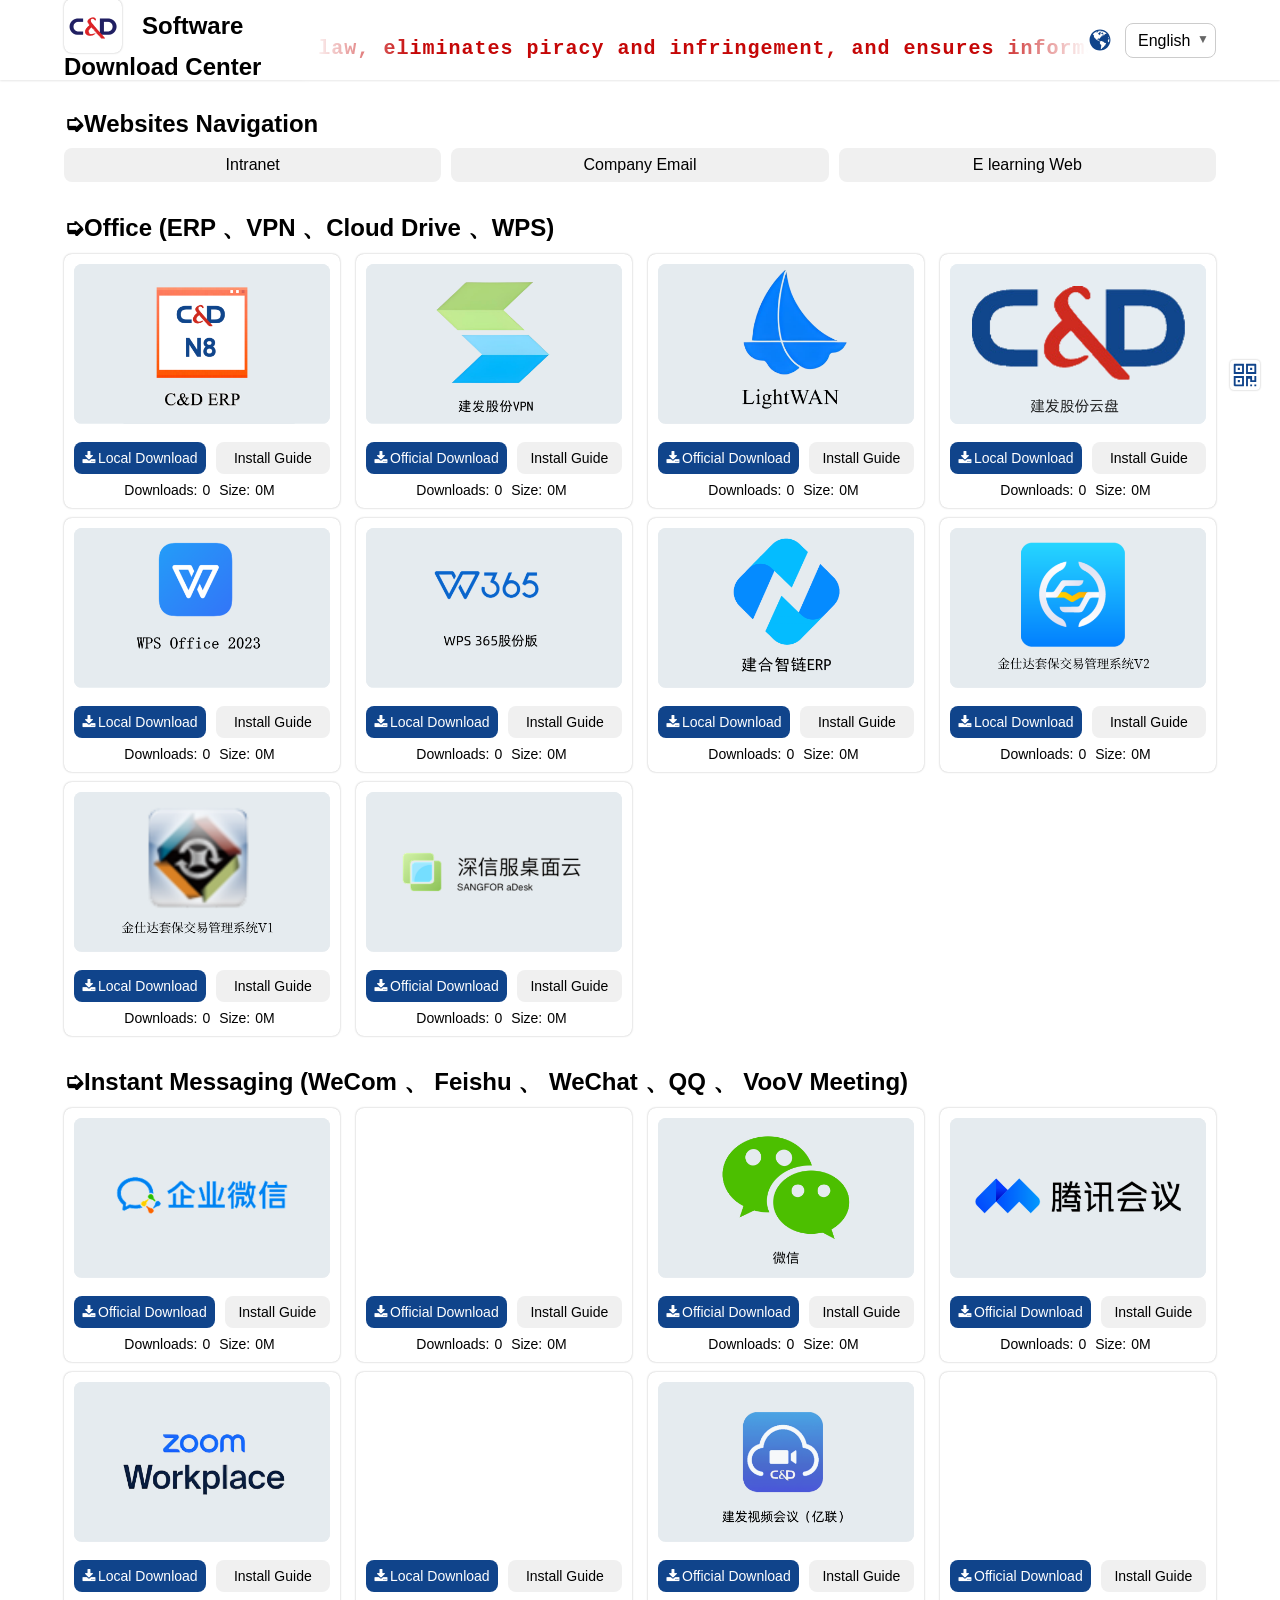
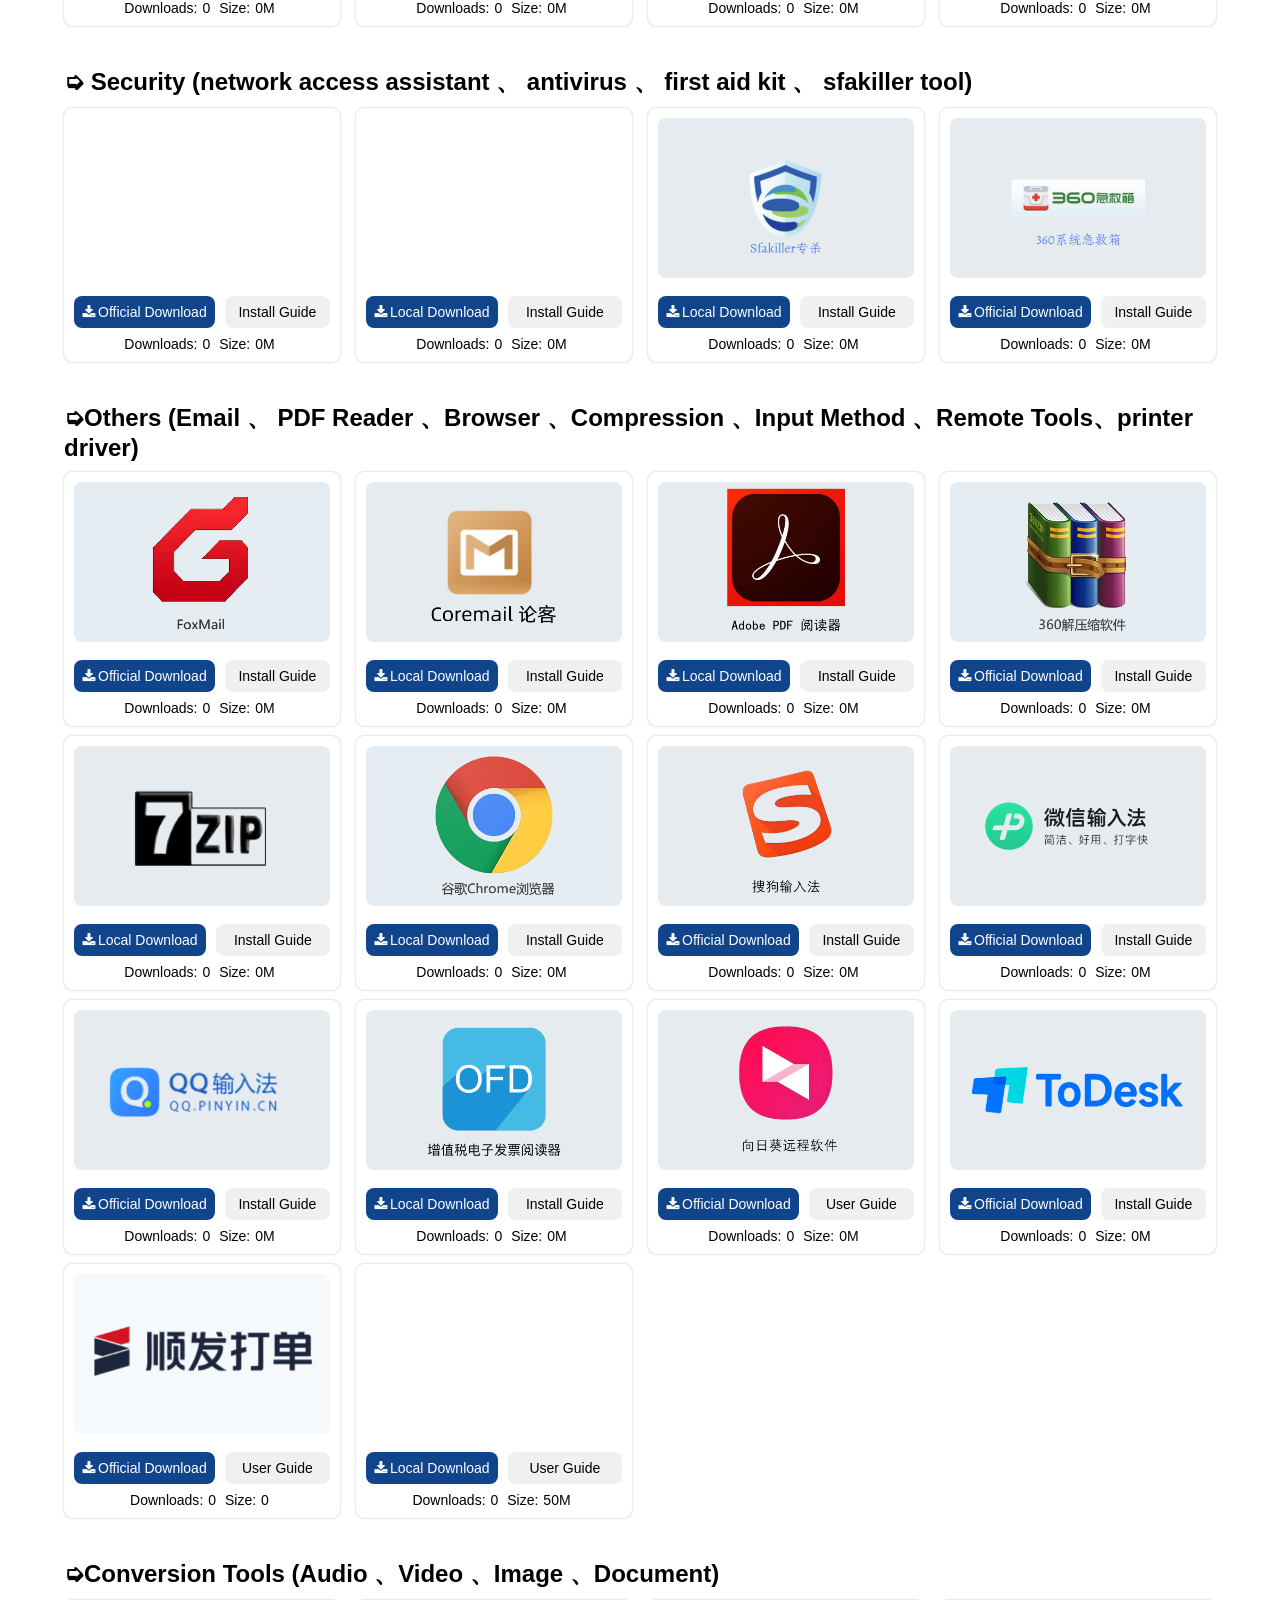
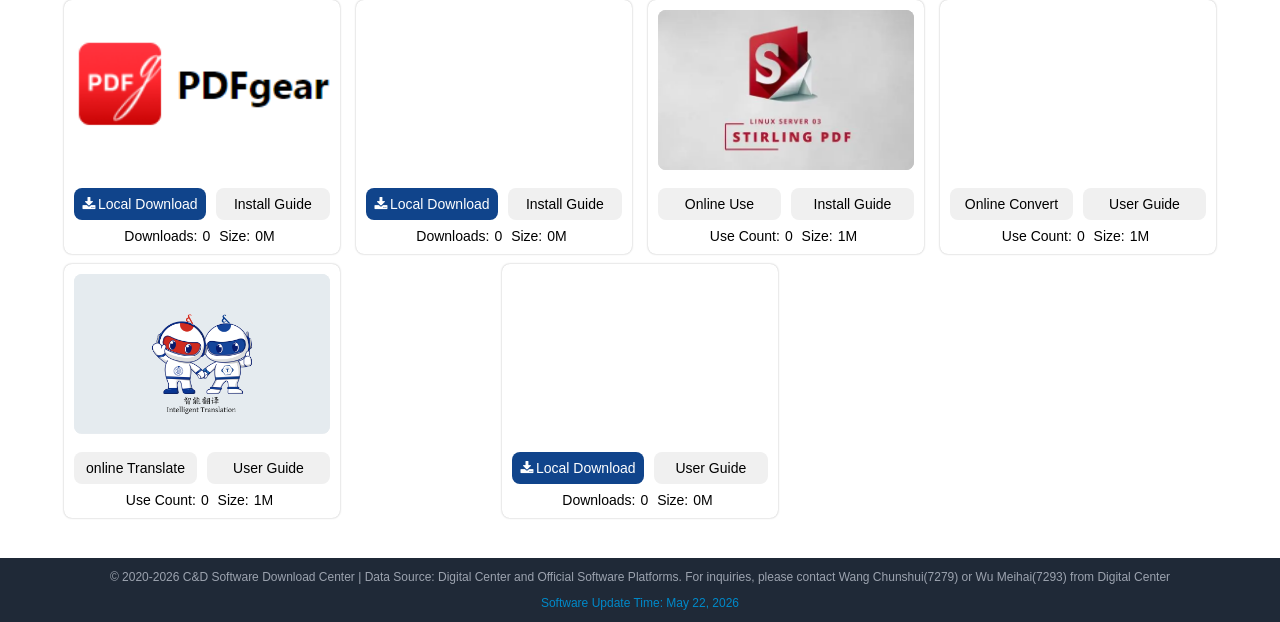
<file: index.html>
<html>
<!--
<script>
const words = ["富强","民主","文明","和谐","自由","平等","公正","法治","爱国","敬业","诚信","友善"];
let index = 0;

document.addEventListener("click", (e) => {
  const span = document.createElement("span");
  span.textContent = words[index];
  index = (index + 1) % words.length;

  span.style.cssText = `
    z-index:9999;
    position:absolute;
    font-weight:bold;
    color:#fcaaaa;
    left:${e.pageX}px;
    top:${e.pageY - 20}px;
    user-select:none;
    pointer-events:none;
    transition: all 1.5s ease-out;
    font-size: 18px;
  `;

  document.body.appendChild(span);

  requestAnimationFrame(() => {
    span.style.top = `${e.pageY - 150}px`;
    span.style.opacity = 0;
  });

  setTimeout(() => span.remove(), 1500);
});
</script>
-->
<head>
    <!-- 设置字符编码为UTF-8，支持多语言字符显示 -->
    <meta charset="UTF-8" />
    <!-- 设置页面标题 -->
    <title data-i18n="navTitle">建发股份软件下载中心</title>
    <!-- 引入图片作为网站图标 -->
    <link rel="icon" href="images\cnd.png" type="image/png">
    <!-- 移动端视图配置：设置视口宽度为470px，禁止用户缩放，目标像素密度为320dpi -->
    <meta name="viewport" content="width=470,user-scalable=0, target-densitydpi=320" />
    <!-- 苹果设备图标配置：指定触摸图标路径 -->
    <link rel="apple-touch-icon" href="images/logo.png" />
    <!-- 引入外部样式文件：基础样式和3D图片效果样式 -->
    <link rel="stylesheet" type="text/css" href="./css/style.css" />
    <link rel="stylesheet" type="text/css" href="./css/atvImg.css" />
    <!-- 自定义内嵌样式：针对页面特定元素（评论区、统计区、网格布局等）的样式 -->
    <style>
        /* 滚动容器：核心是隐藏溢出内容，实现左右遮罩效果 */
        .led-scroll-container {
            /* 1. 关键：隐藏容器外的所有内容，实现文字的"进出"视觉 */
            overflow: hidden;
            /* 3. 容器尺寸，可自定义 */
            width: 1200px;
            height: 40px;
            /* 4. 相对定位，作为遮罩层和滚动元素的参考 */
            position: relative;
            /* 5. 背景色*/
            background-color: #ffffff;
            box-shadow: 0 0 20px rgba(255, 255, 255, 0.5);
        }

            /* 左右遮罩层：实现文字"逐字"消失/出现的渐变效果，而非生硬截断 */
            .led-scroll-container::before,
            .led-scroll-container::after {
                content: "";
                position: absolute;
                top: 0;
                height: 100%;
                width: 100px;
                z-index: 2;
                pointer-events: none;
            }

            /* 右侧遮罩：从透明渐变到背景色，实现文字从右侧逐字出现 */
            .led-scroll-container::after {
                right: 0;
                /* 渐变方向：从右到左，透明→背景色 */
                background: linear-gradient(to left, #ffffff, transparent);
            }

            /* 左侧遮罩：从背景色渐变到透明，实现文字到左侧逐字消失 */
            .led-scroll-container::before {
                left: 0;
                /* 渐变方向：从左到右，背景色→透明 */
                background: linear-gradient(to right, #ffffff, transparent);
            }

        /* 滚动文字容器：承载文字并实现动画 */
        .led-scroll-text {
            /* 1. 绝对定位，方便控制滚动位置 */
            position: absolute;
            top: 100%;
            right: -50%; /* 初始位置：完全在容器右侧外部（准备进入） */
            transform: translateY(-100%);
            /* 2. 文字样式 */
            font-family: "Consolas", "Monaco", monospace;
            font-size: 20px;
            font-weight: bold;
            color: #c50707;
            letter-spacing: 1px; /* 字间距 */
            /* 3. 关键：无限循环滚动动画 */
            animation: ledScroll 20s linear infinite;
            white-space: nowrap; /* 禁止文字换行 */
        }

        /* 滚动动画关键帧：从右侧外部移动到左侧外部 */
        @keyframes ledScroll {
            0% {
                /* 初始位置：完全在容器右侧（右移80%） */
                right: -80%;
            }

            100% {
                /* 结束位置：完全在容器左侧（左移100%，文字全部移出） */
                right: 100%;
            }
        }

        @media screen and (min-width: 864px) and (max-width: 1152px) {
            .grid {
                width: 864px;
            }
        }

        @media screen and (min-width: 1153px) and (max-width: 1500px) {
            .grid {
                width: 1152px;
            }
        }

        @media screen and (min-width: 1501px) {
            .grid {
                width: 1440px;
            }
        }

        #header {
            height: 80px;
            margin-bottom: 0;
            background-color: transparent;
        }

            #header .header-content {
                position: fixed;
                width: 100%;
                top: 0;
                left: 0;
                height: 80px;
                box-shadow: 0 0 #0000, 0 0 #0000, 0 1px 2px 0 rgb(0 0 0 / 0.1);
                background: #fff;
                z-index: 10000;
            }

            #header .nav-wrapper {
                width: 90%;
                height: 100%;
                margin: 0 auto;
                display: flex;
                justify-content: space-between;
                align-items: center;
                font-weight: bold;
                box-sizing: border-box;
            }

                #header .nav-wrapper .cnd-logo {
                    width: 2em;
                    object-fit: cover;
                    padding: 10px 5px;
                    border-radius: 8px;
                    box-shadow: 0px 0px 2px 0px rgba(0, 0, 0, 0.3);
                    vertical-align: middle;
                }

                #header .nav-wrapper .nav-title {
                    vertical-align: middle;
                }

                #header .nav-wrapper .language-select-wrapper {
                    position: relative;
                    display: inline-flex;
                    align-items: center;
                }

                    #header .nav-wrapper .language-select-wrapper::after {
                        content: '▼';
                        position: absolute;
                        right: 0.6em;
                        top: 50%;
                        transform: translateY(-60%);
                        pointer-events: none;
                        font-size: 0.5em;
                        color: #666;
                    }

                    #header .nav-wrapper .language-select-wrapper .language-selector {
                        appearance: none;
                        -webkit-appearance: none;
                        -moz-appearance: none;
                        padding: .5em 1.5em .5em .75em;
                        border: 1px solid #ccc;
                        border-radius: 8px;
                        background-color: white;
                        font-size: 16px;
                    }


        .language-transition {
            transition: opacity 0.3s ease-in-out, transform 0.3s ease-in-out;
        }

        /* 评论区域样式：内边距5px、字体大小14px、上下边距、虚线边框 */
        .comment-wrapper {
            padding: 5px;
            font-size: 14px;
            margin-top: 10px;
            margin-left: 24px;
            border-width: 1px;
            border-style: dashed;
        }

        /* 下载统计区域样式：字体大小14px、上下边距、文字居中 */
        .clickstat-wrapper {
            font-size: 14px;
            /* margin-top: 10px; */
            /* margin-left: 24px; */
            margin: 0 auto;
            text-align: center;
        }

        /* 下拉菜单容器 */
        .dropdown {
            position: relative;
            display: inline-block;
        }

        /* 按钮样式 */
        .button {
            background-color: #f0f0f0;
            color: #000000;
            padding: 8px 8px;
            text-align: center;
            text-decoration: none;
            white-space: nowrap;
            display: inline-block;
            font-family: "微软雅黑", "Microsoft YaHei", "PingFang SC", "Hiragino Sans GB", "Heiti SC", sans-serif;
            /* margin: 4px 2px; */
            cursor: pointer;
            border: none;
            border-radius: 8px;
            transition: background-color 0.3s;
            box-sizing: border-box;
        }

            .button:hover {
                background-color: #cecece;
            }

        /* 下拉菜单内容 */
        .dropdown-content {
            display: none;
            position: absolute;
            background-color: #f0f0f0;
            min-width: 120px;
            box-shadow: 0px 8px 16px 0px rgba(0, 0, 0, 0.2);
            z-index: 1;
            border-radius: 8px;
        }

            /* 菜单项悬停样式 */
            .dropdown-content a:hover {
                background-color: #cecece;
                border-radius: 8px;
            }

            /* 菜单项样式 */
            .dropdown-content a {
                color: rgb(0, 0, 0);
                padding: 8px;
                text-decoration: none;
                display: block;
                border-bottom: 1px solid #ffffff;
                font-size: 14px;
                font-family: "微软雅黑", "Microsoft YaHei", "PingFang SC", "Hiragino Sans GB", "Heiti SC", sans-serif;
            }

        /* 鼠标移到按钮时显示菜单 */
        .dropdown:hover .dropdown-content {
            display: block;
        }

        /* 下载量/软件大小数值样式：字体加粗、左右内边距5px */
        .down-num {
            font-weight: 500;
            padding: 0 5px;
        }

        /* 软件分组网格样式：上下边距10px、上下内边距10px、底部黑色虚线边框（分隔不同软件组） */
        .grid:not(.category-title) {
            display: flex;
            flex-wrap: wrap;
            justify-content: space-between;
            gap: 10px;
        }

        /* 软件下载项容器 */
        .grid .wrapper {
            padding: 10px;
            border-radius: 8px;
            box-sizing: border-box;
            box-shadow: 0px 0px 2px 0px rgba(0, 0, 0, 0.3);
            /* gap: 18px; */
            width: 276px;
        }

            .grid .wrapper.placeholder {
                padding: 0;
                opacity: 0;
            }

            .grid .wrapper .atvImg {
                margin: 0 auto;
                width: 100%;
                height: 160px;
            }

            .grid .wrapper .button-wrapper {
                margin: 18px auto 8px;
                display: flex;
                gap: 10px;
                width: 100%;
            }

                .grid .wrapper .button-wrapper .dropdown,
                .grid .wrapper .button-wrapper a,
                .grid.nav-list .button {
                    flex: 1;
                }

                .grid .wrapper .button-wrapper .button {
                    width: 100%;
                    font-size: 14px;
                }

                    .grid .wrapper .button-wrapper .button[data-i18n="localDownload"],
                    .grid .wrapper .button-wrapper .button[data-i18n="officialDownload"] {
                        position: relative;
                        padding-left: 24px;
                        /* background-color: #2b50b8; */
                        background-color: #10448b;
                        color: #fff;
                        /* font-size: 14px; */
                    }

                        /* .grid .wrapper .button-wrapper .button[data-i18n="localDownload"], */
                        /* .grid .wrapper .button-wrapper .button[data-i18n="officialDownload"], */
                        /* .grid .wrapper .button-wrapper .button[data-i18n="installGuide"], */
                        /* .grid .wrapper .button-wrapper .button[data-i18n="userGuide"] { */

                        /* } */

                        .grid .wrapper .button-wrapper .button[data-i18n="localDownload"]::before,
                        .grid .wrapper .button-wrapper .button[data-i18n="officialDownload"]::before {
                            content: " ";
                            position: absolute;
                            left: 18px;
                            top: 50%;
                            transform: translateY(-50%);
                            width: 1em;
                            height: 1em;
                            background: url(images/download.png) no-repeat center center;
                            background-size: contain;
                        }

        html[lang="en"] .grid .wrapper .button-wrapper .button[data-i18n="localDownload"]::before,
        html[lang="en"] .grid .wrapper .button-wrapper .button[data-i18n="officialDownload"]::before {
            left: 8px;
        }

        /* 分类标题加粗 */
        .category-title {
            margin-top: 30px;
            margin-bottom: 10px;
            font-weight: bold;
        }

        /* 当前时间样式：字体大小18px、加粗、黑色字体、底部边距10px */
        /* #current-time {
            font-size: 18px;
            font-weight: bold;
            color: #000000;
            margin-bottom: 10px;
        } */

        /* 自定义提示框样式：绝对定位、深色背景、白色文字、内边距6px 10px、圆角6px、字体大小14px、初始隐藏、禁止指针事件、高层级显示 */
        .tooltip {
            position: absolute;
            background: #333;
            color: #fff;
            padding: 6px 10px;
            border-radius: 8px;
            font-size: 14px;
            display: none;
            pointer-events: none;
            z-index: 999;
        }

        #footer {
            margin-top: 40px;
            color: rgb(156, 163, 175);
            background-color: rgba(31, 41, 55, 1);
        }

            #footer #footer-content #copy {
                height: unset;
                padding: 0;
            }

            #footer #footer-content #contact {
                position: fixed;
                box-shadow: 0px 0px 2px 0px rgba(0, 0, 0, 0.3);
                right: 20px;
                top: 40%;
                border-radius: 4px;
                background-color: #fff;
                z-index: 100;
            }

                #footer #footer-content #contact:hover::after {
                    /* #footer #footer-content #contact::after { */
                    position: absolute;
                    right: 40px;
                    top: 0;
                    content: " ";
                    width: 190px;
                    height: 260px;
                    background: url(images/wecom.png) no-repeat center center;
                    box-shadow: 0px 0px 2px 0px rgba(0, 0, 0, 0.3);
                    border-radius: 4px;
                }

        html[lang="en"] #footer #footer-content #contact:hover::after {
            background: url(images/wecom_en.png) no-repeat center center;
        }
    </style>
    <!-- 引入3D图片交互效果的JS文件 -->
    <script src="./js/atvImg.js"></script>
</head>

<body onload="init()">
    <!-- 页面头部区域：包含页面标题相关图标 -->
    <!-- <div id="header">
        <img id="face" src="images/彩条.gif" alt="Louie" />
    </div> -->
    <!-- 页面头部区域 -->
    <div id="header">
        <div class="header-content">
            <div class="nav-wrapper">
                <div>
                    <img src="images/cnd.png" alt="C&D" class="cnd-logo" />&nbsp;&nbsp;
                    <span class="nav-title" data-i18n="navTitle">建发股份软件下载中心</span>
                </div>
                <div class="led-scroll-container">
                    <div class="led-scroll-text">
                        <span class="nav-scroll" data-i18n="navScroll">建发股份软件下载中心</span>
                    </div>
                </div>
                <!-- 语言选择器 -->
                <title>SVG地球旋转效果</title>
                <style type="text/css">
                    /* 自定义地球旋转动画 */
                    @keyframes rotate-earth {
                        from {
                            transform: rotate(0deg);
                        }

                        to {
                            transform: rotate(360deg);
                        }
                    }

                    .earth-container {
                        animation: rotate-earth 12s linear infinite;
                        transform-origin: center;
                        transition: transform 0.3s ease;
                    }

                        .earth-container:hover {
                            animation-duration: 5s;
                            transform: scale(1.1);
                        }
                </style>
                </head>
                <!-- 语言选择器 -->
                <div class="language-select-wrapper">
                    <!-- #2b50b8 -->
                    <div class="earth-container cursor-pointer" id="earthIcon" style="width: 24px; height: 24px;">
                        <!-- SVG地球图标 -->
                        <svg t="1761700819830" class="earth-svg" viewBox="0 0 1024 1024" version="1.1" xmlns="http://www.w3.org/2000/svg" p-id="8442">
                            <path d="M503.2 436.2c0-0.1 0.1-0.1 0.2-0.2-0.2-0.9-0.3-1.6-0.4-2.2 0 0.8 0.1 1.6 0.2 2.4z m171.4 187.2h-0.1 0.1z m4.4 0.5c-1.1-0.2-3.4 0.1-4.4-0.5-0.6 2 0.3 2.7 4.4 0.5zM512 65.6C265.5 65.6 65.6 265.5 65.6 512S265.5 958.4 512 958.4c246.5 0 446.4-199.9 446.4-446.4S758.5 65.6 512 65.6zM797.1 240c-15.4 0.5-26.1 0.5-38.4 9-5 3.4-8.4 8-14.7 9.8-5.7 1.6-11.8 0.2-17.4 2.1-20.3 6.9-17.1 50.3-43.8 43.8-12.6-3.1-21.4-17.9-27.7-27.6-5.6-8.5-15.7-15.6-8.9-26.2-3.1 0.8-6.5-0.1-9.5 0.5 4.3-9.4 18.6-8.6 21-13.4 5.9-12-16.4-13.3-22.7-15 7.6-8.1 11.5 2.7 19 0.9 7.2-1.8-3.8-11.3-8.1-12.4-1.6-0.4-27 7-12.3-6.2L579 170.5c-3.1 12.9 24.2 20.2 33.1 24.8-1.4 5.3-9.7 13.1-16 10.8-6-2.1-3.6-12-12.6-11-6.4 15 13.6 10.6 15.5 19.8 2.1 10.5-7.6 6-11.3 5.8-0.9 0-7.8-7.2-8.2-1.8-0.5 6.5 11.1 3.9 11.9 10.5-13.4 0.5-20.3-4.3-31.3-11.6-12.8-8.5-19.3-7.7-35-7.7 4.7-1.9 11.1-3.3 15.1-6.4 2.2-1.7 10.8-10 11.3-11.9 2.4-8-0.1-7.4-7.8-12.7-6.8-4.7-15.1-13.1-23.4-14.7-30-6-9.3 27.1-32 31.6h1.1-1.3 0.2c-5.3-0.2-15.1-1.5-18.5 1.3-2.4 2-2.6 9.8-5.3 12.7-4.8 5.1-11.9 6.1-17.6 9.8-5.5 3.6-17.8 12.8-21.1 19-12 23 27.1 30.1 41.9 36.8 6.7 3 26.3 7.2 29.9 12.2 4.9 6.8-4.2 13.2 6 18 3.3 1.5 10 1.8 12.8-1.3 4.6-5.1-1.9-6.3-2.9-12.2-2.1-11.4 1.4-6.9 7.1-11.1 11.7-8.7 9.1-9.2 4.9-23-2-6.4-9.3-24.3-2.8-29.1 8.5-6.2 26.5 3.3 33 4.2 7.6 0.9 11.8 11.4 16 15.7 2.7 2.8 7.6 8.9 12.4 8.2 7.6-1 4.4-7.7 8.8-10.7 11.8-8.2 14.9 2.9 19.6 14.1 4.4 10.4 8.6 14.3 16.5 21 3.7 3.1 19.7 14.3 18.2 21.1-1 4.6-19.3 11.6-24.2 13.2-17.9 5.7-51.5-9.3-55.1 19.1 6.9-2.6 26.7-18.7 32.6-11.1 2.7 3.5-2.1 8.5-1 12 3.4 10.3 11.3 6.7 19.7 5.1-0.6 0.4-1.2 0.7-1.8 0.9 11.4-5.9 10.2-4.7 15.5-14.2 1.7-3.1 4.3-10.6 6.7-12.9 8.3-7.6 9.6-2.4 14.7 3.5 1.3 1.6 14.1 19.9 9.5 19-14.8-3-29-2.6-41.3 5.5-7.1 4.7-13.8 11-22.2 14.1-2 0.7-17 2.2-15.2-0.4 2.6-3.7 11.5-6.2 15-10.2-9.7-4-17.8 4.8-25.5 10-8.1 3.8-10 11-16.9 17.3-3 2.7-8.7 3.2-11.7 6.8-2.9 3.5-3.2 9-5.9 12.3-1.9 2.3-6.8 0.9-8.8 4.4-2.6 4.6 2.4 8.8 1.3 12.1-2 6-13.4 11.1-17.8 15.4 0.6-0.6 1.2-1.1 1.7-1.7-4.4 4.6-9.9 8-13.4 13.3 1.6 7.5 6.5 25.4 5.1 29.6-4.6 13.6-13.4-7.4-17-12.8-12.3-18.6-37-6.2-53.9-4.6-21.6 2-42.7 30-29.4 52.7 6.4 10.9 17.1 15.1 29.4 12.6 11-2.2 14.3-17.6 24.6-17.9 19-0.5 0.4 18.6-1.2 25.6-1.5 6.5 2.4 7.1 9 8.7 4.9 1.2 11.9-2.1 16.2 0.7 2.7 1.8 2.6 11.5 6.3 8.4-7.3 6-5.6 20.4 1.9 25.6 8.3 5.8 18.1 0.4 26.7 2.6 16.4 4.2 8.6-1.2 23-9.9 9.7-5.9 11.3 1.1 18 1.1 4.5 0 7.4-6.5 14.9-4.6 6.2 1.6 8.6 6.3 16 7.4 3 0.4 6.1-1.1 9-0.8 13.6 1.5 24 10.2 34.7 18.1 8.8 6.5 14.7 5.2 25 8.1 7.5 2.1 21.5 13.1 20.7 22.6-0.1 1.7-6.7 10.3-7.8 14.2 1.9 1.3 15.3-1.7 19.3-1.9-1.3 1.5-10.4 7.9-10.4 4.5 0 1.7 6.5 5.3 8 6.4 4.8-15.5 12.6-5.5 22-1.7 8 3.3 17.9 3.4 26.4 5.5 7.3 1.7 23.2 6.6 28.6 12.6 6.5 7.1 2 18.7-2.8 25.8-6.3 9.3-15.7 12.9-19.6 23.8-3.1 8.7-0.8 17.4-2.5 27.1-2.4 13-4.3 8.5-12.7 16.4-7.1 6.7-0.1 5.5-9.7 9.8-9.7 4.3-18.1 3-24.8 13.6 0.3-0.7 0.5-1.3 0.7-2-2.8 3.9-4.2 12-5.6 14.7-3.4 6.8-8 11-13.3 16.7-2 2.2-20.8 27.8-21.9 25.7-1.4-2.7-16.2 2.7-16.9-1.1 0.6 3.2-0.1 2.1 3.5 4-3.4 21.1-12.3 24.2-33 24.4 1.8 10.1-7.5 8.1-11.8 13.6-2.5 3.2-3.7 12.1-5.5 16.2-1.1 2.6-9.2 13-9.2 15 0 1.9 2.7 4.7 5.3 7.3-14.6 2.9-29.5 4.9-44.6 6.1 2.8-3.6 3.5-6.7-5.5-7.1 2.4-6.5 8.1-10.3 10.5-16.6 1.1-3 0.2-4.2 1.2-7.1 3.3-10.2 1.9-6.4 0-14.3-4.4-18.6 1.5-23.7 6.6-40.8 5.2-17.5 4.7-40.3 8.1-59.2 1.6-9 4.2-27.8 1-36.4-3.5-9.6-19.1-17.2-26.2-23.7-10.1-9.2-15.5-19.1-22.9-30.5-3.8-5.8-8.1-11.4-11.1-17.7-6.3-13.4 0-5.4 1.1-13.3 1-7.6-0.9-14.5 2.1-22.5 3.4-8.9 11.7-14.4 14.5-23.4 2.5-8 0.6-18-7.6-20.6-4.6-1.5-9.6 1.9-14.2 1.2-6.4-1-13.6-5.8-18.6-9.6-7-5.3-9.6-14-17.1-19.1-6.2-4.2-10.7-1.7-17.4-3.7-7-2.1-11.3-10.6-16.9-13.3-8.4-4-13.2 1.8-22.1 0.6-7.6-1-19.1-9.4-26.2-12.5-14.4-6.4-23.1-13.5-28.9-28.1-4.9-12.5-12.1-18.4-20.6-28.8-8.6-10.6-11.2-19.6-24.4-22.4-1.5-0.3 3.2 11.1 3.7 12 4.7 8.7 11.8 16.7 17.5 24.9 8.4 12 4.8 14.2-3.7 2.6-9.8-13.3-21.1-26.4-29.5-40.5-3.2-5.3-2.6-8.7-7.9-13.8-5.1-4.9-11.8-7.2-16.9-11.9-18.5-16.6-21.8-38.8-19.7-62.4 0.7-7.7 3.5-13.9 2.2-21.3-1-6.2-4.7-11.3-9.2-15.8-1.5-2.3-5.1-8.1-5.4-8.4-4.2-7-7.5-13.8-14.1-19.5-3.8-3.3-13.7-11-23-17.4 41.8-52.2 96.5-93.5 159.3-119.1 0.5 3.2 1.9 6.3 3.9 9.3 5.2 7.7 10.1 7 20.2 9.2-1.1 11.7-14.7 11.8-24 10.5-11-1.5-22.7-5.2-32.2 4.5 5.3 3.2 19.8 15.6 17.9 2.6 10.6-0.5 20.8-0.8 31.2 0.4 4.1 0.5 18 5.2 21.8 3 1.6-0.9 3.3-8.7 4.9-11.1-2.9 0-6.1-1.5-9-1.2 6.8-8.8 13.7-1.9 22.4 2.1-9.6 5.8-3.9 19.8 5.5 8.5 7.7-9.3-1.9-16.1-11.7-21.6 9.9-12.3 16-13.5 25.3 0.5 1.5-8.6 8.5-5.2 15.7-4.5v-2.1c-3.2 0.1-6.6-1.8-9.8-1.4 7.4-11.8 2.7-14.5 13.2-18.3 8.4-3.1 32.4-0.2 35.4-8.1-16.8 3.3-37.1 4-52.2 11.7-6.5 3.3-14.3 13.7-20.8 6.9-6.7-6.9 4.8-18.1 10.6-21.5h-1.4c26.6-5.7 54.1-8.7 82.3-8.7 18.2 0 36.2 1.4 53.8 3.8-6.1 3.2-1.6 5.4-6 8.6-8.5 6.2-23.5 11.4-33.6 15.4 12.8 0 43.8 12 49.8-6-4.1-0.6-8.3-1.3-12.4-1.9 7.7-5.1 16.3-9.3 25.4-12.3 81.6 16.2 154.2 57.5 209.4 115.6-0.2-0.5-0.6-0.5-1-0.5z m72.3 156.7c0.7-1.6 2.5-2.1 3.2-3.4 1.5-2.7 1.2-4.6 3-6.9 2-2.5 4.6-3.1 6.8-5.1 0.7-0.6 1.3-1.4 1.8-2.3 6.6 18.5 11.9 37.6 15.6 56.9-0.1 0.1-0.2 0.4-0.3 0.5-1 0.8-7.2 1.7-8.5 1.7-4.5 0.2-7.9-2.8-11.1-5.7-3.3-2.9-7.2-6.7-9.6-10.4-2.5-4-1-8.1-0.8-12.6 0.1-3.8-1.8-9.2-0.1-12.7z m5.1 204.7c-7.7-6.7-16.7-15.6-22.2-24.2-5.8-9.2-2.2-18.7-1.8-29.2 0.4-8.9-4-21.5-0.2-29.5 1.7-3.6 5.7-4.8 7.3-7.8 3.5-6.3 2.7-10.6 7-16 4.6-5.8 10.7-7.3 15.8-11.8 5.3-4.8 5.2-8.6 8.6-14.7 2.5-4.5 8.3-12 13.8-15.9 3 19.8 4.5 39.8 4.5 59.8 0 35.2-4.7 69.3-13.4 101.8-7.5-2.1-13.5-7.4-19.4-12.5z m0 0" fill="#10448b" p-id="8480"></path>
                        </svg>
                        </select>
                    </div>
                    &nbsp;&nbsp;
                    <select class="language-selector">
                        <option value="en">English</option>
                        <option value="zh">中文</option>
                    </select>
                </div>
            </div>
        </div>

    </div>

    <!-- 股份网站导航 -->
    <div class="grid category-title">
        <div data-i18n="navWebsites">➭网站导航</div>
    </div>
    <div class="grid nav-list">

        <!-- <div class="button-wrapper"> -->
        <!--新增模块复制一下内容：

            <a href="https://8000.chinacdc.com/c" target="_blank">
                <div class="button">邮件问题上报</div>
            </a>

            -->

        <a href="https://home.chinacdc.com" target="_blank" class="button" data-i18n="navInternal">
            内部网
        </a>
        <a href="https://mail.chinacnd.com/" target="_blank" class="button" data-i18n="navEmail">
            公司邮箱
        </a>
        <a href=" https://u.exexm.com/index.html"
           target="_blank" class="button" data-i18n="navEJianxueWeb">
            E建学Web
        </a>

        <!-- </div> -->
    </div>

    <!-- 软件分组展示区 -->
    <div class="grid category-title" data-i18n="officeTitle">➭办公（ERP、VPN、云盘、WPS）</div>
    <div class="grid">
        <!--建发股份ERP-->
        <div class="wrapper">
            <div class="atvImg" data-i18n-info="cndErpTooltip">
                <img src="images/erp.png" />
                <div class="atvImg-layer" data-img="./images/erp.png"></div>
                <div class="atvImg-layer" data-img="./images/erp.png"></div>
            </div>
            <div class="button-wrapper">
                <div class="dropdown">
                    <div class="button" data-i18n="localDownload">本地下载</div>
                    <div class="dropdown-content">
                        <a href="app/CND ERP.exe" target="_blank" onclick="clickstat('CND ERP')"
                           data-i18n="windowsVersion" data-href="cndErpWindowsVersion">Windows 版本</a>
                        <a href="app/CND ERP.dmg" target="_blank" onclick="clickstat('CND ERP')"
                           data-i18n="macOSVersion" data-href="cndErpMacOSVersion">MacOS 版本</a>
                        <a href="app/CND ERP.zip" target="_blank" onclick="clickstat('CND ERP')"
                           data-i18n="uosVersion" data-href="cndErpUosVersion">统信 版本</a>
                    </div>
                </div>
                <a href="https://iwmu7k4fj26.feishu.cn/wiki/BF3awxbBbib4dRkLJsSc48kyngh?from=from_copylink"
                   target="_blank" title="查看教程">
                    <div class="button" data-i18n="installGuide">安装教程</div>
                </a>
            </div>
            <div class="clickstat-wrapper">
                <div>
                    <span data-i18n="downloads">下载量</span>:<span id="CND ERP" class="down-num">0</span>
                    <span data-i18n="fileSize">软件大小</span>:<span id="CND ERP.exe" class="down-num">0M</span>
                </div>
            </div>
        </div>
        <!--VPN-->
        <div class="wrapper">
            <div class="atvImg" data-i18n-info="cndVpnTooltip">
                <img src="images/VPN.png" />
                <div class="atvImg-layer" data-img="images/VPN.png"></div>
                <div class="atvImg-layer" data-img="images/VPN.png"></div>
            </div>

            <div class="button-wrapper">
                <a href="https://vpn.chinacnd.com/" data-href="cndVpn" target="_blank" onclick="clickstat('VPN')" title="官网下载">
                    <div class="button" data-i18n="officialDownload">官网下载 </div>
                </a>
                <a href="https://iwmu7k4fj26.feishu.cn/wiki/NrxTwP9mGi5Egxktc8AcUjZRnCe" target="_blank" title="查看教程">
                    <div class="button" data-i18n="installGuide">安装教程 </div>
                </a>
            </div>
            <div class="clickstat-wrapper">
                <div>
                    <span data-i18n="downloads">下载量</span>:<span id="VPN" class="down-num">0</span>
                    <span data-i18n="fileSize">软件大小</span>:<span id="EasyConnectInstaller.exe"
                                                                 class="down-num">0M</span>
                </div>
            </div>
        </div>
        <!--lightwan-->
        <div class="wrapper">
            <!-- 3D图片容器：鼠标悬浮时有3D效果 -->
            <div class="atvImg" data-i18n-info="cndLightwanTooltip">
                <img src="images/lightwan.png" />
                <!-- 3D图片分层：实现3D悬浮效果的两层图片 -->
                <div class="atvImg-layer" data-img="./images/lightwan.png"></div>
                <div class="atvImg-layer" data-img="./images/lightwan.png"></div>
            </div>

            <!-- 按钮容器：包含下载和安装教程按钮 -->
            <div class="button-wrapper">
                <!-- 下载按钮：点击时触发下载统计，target="_blank"新窗口打开 -->
                <a href="https://www.lightwan.com.cn/resources/#download" data-href="cndLightwan" target="_blank"
                   onclick="clickstat('lightwan')" title="">
                    <div class="button" data-i18n="officialDownload">官网下载</div>
                </a>
                <!-- 安装教程按钮：跳转至教程页面 -->
                <a href="https://iwmu7k4fj26.feishu.cn/wiki/FrvXwo3pmiM2fJkqeyoc50NgnFg?from=from_copylink"
                   target="_blank" title="查看教程">
                    <div class="button" data-i18n="installGuide">安装教程</div>
                </a>
            </div>

            <!-- 下载统计区域：显示下载次数和软件大小（通过JS动态填充） -->
            <div class="clickstat-wrapper">
                <div>
                    <span data-i18n="downloads">下载量</span>:<span id="lightwan" class="down-num">0</span>
                    <span data-i18n="fileSize">软件大小</span>:<span id="lightwan.exe" class="down-num">0M</span>
                </div>
            </div>
        </div>
        <!--建发股份云盘-->
        <div class="wrapper">
            <div class="atvImg" data-i18n-info="cndPanTooltip">
                <img src="images/cndpan.png" />
                <div class="atvImg-layer" data-img="images/cndpan.png"></div>
                <div class="atvImg-layer" data-img="images/cndpan.png"></div>
            </div>

            <div class="button-wrapper">
                <div class="dropdown">
                    <div class="button" data-i18n="localDownload">本地下载</div>
                    <div class="dropdown-content">
                        <a href="app/建发股份云盘_All_Windows_x64-7.0.6.6-20260116-Release-2145.exe " target="_blank"
                           onclick="clickstat('建发股份云盘')" data-i18n="windowsVersion" data-href="cndPanWindowsVersion">Windows 版本</a>
                        <a href="app/AnyShare_All_Mac_x64-7.0.6.7-20260210-Release-853.dmg " target="_blank"
                           onclick="clickstat('建发股份云盘')" data-i18n="macOSVersion" data-href="cndpanMacOSVersion">MacOS 版本</a>
                        <a href="app/signed_cn.aishu.anyshare_7.0.6.7-527-amd64-260310.deb" target="_blank"
                           onclick="clickstat('建发股份云盘')" data-i18n="uosVersion" data-href="cndPanUosVersion">统信 版本</a>
                        <a href="https://yunpan.chinacnd.com/anyshare/zh-cn/" target="_blank"
                           onclick="clickstat('建发股份云盘')" data-i18n="moreVersion" data-href="cndpanmoreVersion">更多版本</a>
                    </div>
                </div>
                <a href="https://iwmu7k4fj26.feishu.cn/wiki/ZJb1wu96siIpPfk1BE7c6RzQnTN?from=from_copylink"
                   target="_blank" title="查看教程">
                    <div class="button" data-i18n="installGuide">安装教程 </div>
                </a>
            </div>
            <div class="clickstat-wrapper">
                <div>
                    <span data-i18n="downloads">下载量</span>:<span id="建发股份云盘" class="down-num">0</span>
                    <span data-i18n="fileSize">软件大小</span>:<span id="建发股份云盘_All_Windows_x64-7.0.6.6-20260116-Release-2145.exe" class="down-num">0M</span>
                </div>
            </div>
        </div>
        <!--WPS企业版-->
        <div class="wrapper">
            <div class="atvImg" data-i18n-info="cndWpsTooltip">
                <img src="images/WPS企业版.png" />
                <div class="atvImg-layer" data-img="images/WPS企业版.png"></div>
                <div class="atvImg-layer" data-img="images/WPS企业版.png"></div>
            </div>

            <div class="button-wrapper">
                <a href="app/WPS企业版.exe" target="_blank" data-href="cndWps" onclick="clickstat('WPS 2023')" title="">
                    <div class="button" data-i18n="localDownload">本地下载 </div>
                </a>
                <a href="https://iwmu7k4fj26.feishu.cn/wiki/HNUQwP80diPKArkdJLYcugdznHb?from=from_copylink"
                   target="_blank" title="查看教程">
                    <div class="button" data-i18n="installGuide">安装教程 </div>
                </a>
            </div>
            <div class="clickstat-wrapper">
                <div>
                    <span data-i18n="downloads">下载量</span>:<span id="WPS 2023" class="down-num">0</span>
                    <span data-i18n="fileSize">软件大小</span>:<span id="WPS企业版.exe" class="down-num">0M</span>
                </div>
            </div>
        </div>
        <!--wps365-->
        <div class="wrapper">
            <div class="atvImg" data-i18n-info="wps365Tooltip">
                <img src="images/WPS365.png" />
                <div class="atvImg-layer" data-img="images/WPS365.png"></div>
                <div class="atvImg-layer" data-img="images/WPS365.png"></div>
            </div>

            <div class="button-wrapper">
                <div class="dropdown">
                    <div class="button" data-i18n="localDownload">本地下载</div>
                    <div class="dropdown-content">
                        <a href="https://work.wps.cn/download/2z4xvuqqjcyBlTJu" target="_blank"
                           onclick="clickstat('wps365')" data-i18n="cndwpsVersion" data-href="cndwps365Version">股份版本</a>
                        <a href="https://365.wps.cn/download365 " target="_blank"
                           onclick="clickstat('wps365')" data-i18n="officialwebsiteVersion" data-href="officialwebsiteVersion">官方版本</a>
                    </div>
                </div>
                <a href="https://iwmu7k4fj26.feishu.cn/wiki/DLOFwtcvJiRQOjknjNNchzeXndb?from=from_copylink"
                   target="_blank" title="查看教程">
                    <div class="button" data-i18n="installGuide">安装教程 </div>
                </a>
            </div>
            <div class="clickstat-wrapper">
                <div>
                    <span data-i18n="downloads">下载量</span>:<span id="wps365" class="down-num">0</span>
                    <span data-i18n="fileSize">软件大小</span>:<span id="JFGF_GKJ3wZd951.720.exe" class="down-num">0M</span>
                </div>
            </div>
        </div>
        <!--建合智链ERP-->
        <div class="wrapper">
            <div class="atvImg" data-i18n-info="jfzhilianTooltip">
                <img src="images/chrome.png" />
                <div class="atvImg-layer" data-img="images/建合智链ERP.png"></div>
                <div class="atvImg-layer" data-img="images/建合智链ERP.png"></div>
            </div>
            <div class="button-wrapper">
                <div class="dropdown">
                    <div class="button" data-i18n="localDownload">本地下载</div>
                    <div class="dropdown-content">
                        <a href="app/建合智链ERP.exe" target="_blank" onclick="clickstat('建合智链ERP')"
                           data-i18n="windowsVersion" data-href="jfzhilianWindowsVersion">Windows 版本</a>
                        <a href="app/建合智链ERP正式库.dmg" target="_blank" onclick="clickstat('建合智链ERP')"
                           data-i18n="macOSVersion" data-href="jfzhilianMacOSVersion">MacOS 版本</a>
                    </div>
                </div>
                <a href="word/供应链ERP安装方法.docx" target="_blank" title="查看教程">
                    <div class="button" data-i18n="installGuide">安装教程</div>
                </a>
            </div>
            <div class="clickstat-wrapper">
                <div>
                    <span data-i18n="downloads">下载量</span>:<span id="建合智链ERP" class="down-num">0</span>
                    <span data-i18n="fileSize">软件大小</span>:<span id="建合智链ERP.exe" class="down-num">0M</span>
                </div>
            </div>
        </div>
        <!--金仕达套保交易管理系统-->
        <div class="wrapper">
            <div class="atvImg" data-i18n-info="jsdtbTooltip">
                <img src="images/chrome.png" />
                <div class="atvImg-layer" data-img="images/金仕达套保交易管理系统V2.png"></div>
                <div class="atvImg-layer" data-img="images/金仕达套保交易管理系统V2.png"></div>
            </div>
            <div class="button-wrapper">
                <a href="app/金仕达套保交易管理系统V2.exe" data-href="jsdtb" target="_blank" onclick="clickstat('金仕达套保交易管理系统V2')" title="">
                    <div class="button" data-i18n="localDownload">本地下载</div>
                </a>
                <a href="https://iwmu7k4fj26.feishu.cn/wiki/LvG1wCQBGiffDfkXXPTcJhmhnuh?from=from_copylink"
                   target="_blank" title="查看教程">
                    <div class="button" data-i18n="installGuide">安装教程</div>
                </a>
            </div>
            <div class="clickstat-wrapper">
                <div>
                    <span data-i18n="downloads">下载量</span>:<span id="金仕达套保交易管理系统V2" class="down-num">0</span>
                    <span data-i18n="fileSize">软件大小</span>:<span id="金仕达套保交易管理系统V2.exe" class="down-num">0M</span>
                </div>
            </div>
        </div>
        <!--建发套期保值交易系统-->
        <div class="wrapper">
            <div class="atvImg" data-i18n-info="jsdtbv1Tooltip">
                <img src="images/chrome.png" />
                <div class="atvImg-layer" data-img="images/金仕达套保交易管理系统V1.png"></div>
                <div class="atvImg-layer" data-img="images/金仕达套保交易管理系统V1.png"></div>
            </div>
            <div class="button-wrapper">
                <a href="app/金仕达套保交易管理系统V1.7z" data-href="jsdtbv1" target="_blank" onclick="clickstat('金仕达套保交易管理系统V1')" title="">
                    <div class="button" data-i18n="localDownload">本地下载</div>
                </a>
                <a href="https://iwmu7k4fj26.feishu.cn/wiki/LvG1wCQBGiffDfkXXPTcJhmhnuh?from=from_copylink"
                   target="_blank" title="查看教程">
                    <div class="button" data-i18n="installGuide">安装教程</div>
                </a>
            </div>
            <div class="clickstat-wrapper">
                <div>
                    <span data-i18n="downloads">下载量</span>:<span id="金仕达套保交易管理系统V1" class="down-num">0</span>
                    <span data-i18n="fileSize">软件大小</span>:<span id="金仕达套保交易管理系统V1.7z" class="down-num">0M</span>
                </div>
            </div>
        </div>
        <!--VDI-->
        <div class="wrapper">
            <div class="atvImg" data-i18n-info="jfvdiTooltip">
                <img src="images/vdi.png" />
                <div class="atvImg-layer" data-img="images/vdi.png"></div>
                <div class="atvImg-layer" data-img="images/vdi.png"></div>
            </div>

            <div class="button-wrapper">
                <a href="https://vdi.chinacnd.com/por/login_psw.csp" data-href="jfvdi" target="_blank" onclick="clickstat('VDI')"
                   title="">
                    <div class="button" data-i18n="officialDownload">官网下载 </div>
                </a>
                <a href="https://vdi.chinacnd.com/com/help/" target="_blank" title="查看教程">
                    <div class="button" data-i18n="installGuide">使用教程 </div>
                </a>
            </div>
            <div class="clickstat-wrapper">
                <div>
                    <span data-i18n="downloads">下载量</span>:<span id="VDI" class="down-num">0</span>
                    <span data-i18n="fileSize">软件大小</span>:<span id="install.exe" class="down-num">0M</span>
                </div>
            </div>
        </div>
        <!-- 占位用，好排版 -->
        <div class="wrapper placeholder"></div>
        <div class="wrapper placeholder"></div>
    </div>
    <div class="grid category-title" data-i18n="imTitle">➭即时通讯（企业微信、飞书、微信、QQ、会议）</div>
    <div class="grid">
        <!--企业微信-->
        <div class="wrapper">
            <div class="atvImg" data-i18n-info="weixinWorkTooltip">
                <img src="images/企业微信.png" />
                <div class="atvImg-layer" data-img="images/企业微信.png"></div>
                <div class="atvImg-layer" data-img="images/企业微信.png"></div>
            </div>
            <div class="button-wrapper">
                <a href="https://work.weixin.qq.com/#indexDownload" data-href="weixinWork" target="_blank" onclick="clickstat('企业微信')"
                   title="">
                    <div class="button" data-i18n="officialDownload">官网下载</div>
                </a>
                <a href="https://open.work.weixin.qq.com/help2/pc/13352?person_id=0&is_tencent=" target="_blank"
                   title="查看教程">
                    <div class="button" data-i18n="installGuide">安装教程</div>
                </a>
            </div>
            <div class="clickstat-wrapper">
                <div>
                    <span data-i18n="downloads">下载量</span>:<span id="企业微信" class="down-num">0</span>
                    <span data-i18n="fileSize">软件大小</span>:<span id="企业微信.exe" class="down-num">0M</span>
                </div>
            </div>
        </div>
        <!--飞书-->
        <div class="wrapper">
            <div class="atvImg" data-i18n-info="feishuTooltip">
                <img src="images/飞书.png" />
                <div class="atvImg-layer" data-img="images/飞书.png"></div>
                <div class="atvImg-layer" data-img="images/飞书.png"></div>
            </div>

            <div class="button-wrapper">
                <a href="https://www.feishu.cn/download" data-href="feishu" target="_blank" onclick="clickstat('飞书')" title="">
                    <div class="button" data-i18n="officialDownload">官网下载</div>
                </a>
                <a href="https://bytedance.larkoffice.com/docx/Zt8ldbi07oP53NxaA29c3bgsnUh" target="_blank"
                   title="查看教程">
                    <div class="button" data-i18n="installGuide">安装教程 </div>
                </a>
            </div>
            <div class="clickstat-wrapper">
                <div>
                    <span data-i18n="downloads">下载量</span>:<span id="飞书" class="down-num">0</span>
                    <span data-i18n="fileSize">软件大小</span>:<span id="飞书.exe" class="down-num">0M</span>
                </div>
            </div>
        </div>
        <!--微信-->
        <div class="wrapper">
            <div class="atvImg" data-i18n-info="weixinTooltip">
                <img src="images/微信.png" />
                <div class="atvImg-layer" data-img="images/微信.png"></div>
                <div class="atvImg-layer" data-img="images/微信.png"></div>
            </div>

            <div class="button-wrapper">
                <a href="https://pc.weixin.qq.com/" data-href="weixin" target="_blank" onclick="clickstat('微信')" title="">
                    <div class="button" data-i18n="officialDownload">官网下载</div>
                </a>
                <a href="https://kf.qq.com/product/weixin.html#hid=hot_faq" target="_blank" title="查看教程">
                    <div class="button" data-i18n="installGuide">安装教程 </div>
                </a>
            </div>
            <div class="clickstat-wrapper">
                <div>
                    <span data-i18n="downloads">下载量</span>:<span id="微信" class="down-num">0</span>
                    <span data-i18n="fileSize">软件大小</span>:<span id="微信.exe" class="down-num">0M</span>
                </div>
            </div>
        </div>
        <!--腾讯会议-->
        <div class="wrapper">
            <div class="atvImg" data-i18n-info="tencentMeetingTooltip">
                <img src="images/chrome.png" />
                <div class="atvImg-layer" data-img="images/腾讯会议.png"></div>
                <div class="atvImg-layer" data-img="images/腾讯会议.png"></div>
            </div>
            <div class="button-wrapper">
                <a href="https://meeting.tencent.com/download/" data-href="tencentMeeting" target="_blank" onclick="clickstat('腾讯会议')"
                   title="">
                    <div class="button" data-i18n="officialDownload">官网下载 </div>
                </a>
                <a href="https://meeting.tencent.com/support/" target="_blank" onclick="clickstat('腾讯会议')" title="查看教程">
                    <div class="button" data-i18n="installGuide">安装教程</div>
                </a>
            </div>
            <div class="clickstat-wrapper">
                <div>
                    <span data-i18n="downloads">下载量</span>:<span id="腾讯会议" class="down-num">0</span>
                    <span data-i18n="fileSize">软件大小</span>:<span id="腾讯会议.exe" class="down-num">0M</span>
                </div>
            </div>
        </div>
        <!--Zoom Workplace-->
        <div class="wrapper">
            <div class="atvImg" data-i18n-info="zoomTooltip">
                <img src="images/zoom.png" />
                <div class="atvImg-layer" data-img="./images/zoom.png"></div>
                <div class="atvImg-layer" data-img="./images/zoom.png"></div>
            </div>

            <div class="button-wrapper">
                <a href="app/ZoomInstallerFull.exe" data-href="zoom" target="_blank" onclick="clickstat('Zoom Workplace')" title="">
                    <div class="button" data-i18n="localDownload">本地下载</div>
                </a>
                <a href="https://go.zoom.us/download" target="_blank" title="查看教程">
                    <div class="button" data-i18n="installGuide">安装教程</div>
                </a>
            </div>

            <div class="clickstat-wrapper">
                <div>
                    <span data-i18n="downloads">下载量</span>:<span id="Zoom Workplace" class="down-num">0</span>
                    <span data-i18n="fileSize">软件大小</span>:<span id="ZoomInstallerFull.exe" class="down-num">0M</span>
                </div>
            </div>
        </div>
        <!--teams-->
        <div class="wrapper">
            <!-- 3D图片容器：鼠标悬浮时有3D效果 -->
            <div class="atvImg" data-i18n-info="teamsTooltip">
                <img src="images/teams.png" />
                <!-- 3D图片分层：实现3D悬浮效果的两层图片 -->
                <div class="atvImg-layer" data-img="./images/teams.png"></div>
                <div class="atvImg-layer" data-img="./images/teams.png"></div>
            </div>

            <!-- 按钮容器：包含下载和安装教程按钮 -->
            <div class="button-wrapper">
                <!-- 下载按钮：点击时触发下载统计，target="_blank"新窗口打开 -->
                <a href="app/MSTeamsSetup.exe" data-href="teams" target="_blank" onclick="clickstat('teams')" title="">
                    <div class="button" data-i18n="localDownload">本地下载</div>
                </a>
                <!-- 安装教程按钮：跳转至教程页面 -->
                <a href="https://teams.microsoft.com" target="_blank" title="在线使用">
                    <div class="button" data-i18n="installGuide">在线使用</div>
                </a>
            </div>

            <!-- 下载统计区域：显示下载次数和软件大小（通过JS动态填充） -->
            <div class="clickstat-wrapper">
                <div>
                    <span data-i18n="downloads">下载量</span>:<span id="teams" class="down-num">0</span>
                    <span data-i18n="fileSize">软件大小</span>:<span id="MSTeamsSetup.exe" class="down-num">0M</span>
                </div>
            </div>
        </div>
        <!--建发视频会议-->
        <div class="wrapper">
            <div class="atvImg" data-i18n-info="cndVideoConfTooltip">
                <img src="images/chrome.png" />
                <div class="atvImg-layer" data-img="images/建发视频会议.png"></div>
                <div class="atvImg-layer" data-img="images/建发视频会议.png"></div>
            </div>
            <div class="button-wrapper">
                <a href="https://172.23.50.50/manager/download" data-href="cndVideoConf" target="_blank" onclick="clickstat('建发视频会议')"
                   title="">
                    <div class="button" data-i18n="officialDownload">官网下载</div>
                </a>
                <a href="https://iwmu7k4fj26.feishu.cn/wiki/Mxg3wSAVqijdpRkxsVLcrfjUn7f?from=from_copylink"
                   target="_blank" onclick="clickstat('建发视频会议')" title="查看教程">
                    <div class="button" data-i18n="installGuide">安装教程 </div>
                </a>
            </div>
            <div class="clickstat-wrapper">
                <div>
                    <span data-i18n="downloads">下载量</span>:<span id="建发视频会议" class="down-num">0</span>
                    <span data-i18n="fileSize">软件大小</span>:<span id="建发视频会议.exe" class="down-num">0M</span>
                </div>
            </div>
        </div>
        <!--QQ-->
        <div class="wrapper">
            <div class="atvImg" data-i18n-info="qqTooltip">
                <img src="images/qq.png" />
                <div class="atvImg-layer" data-img="images/qq.png"></div>
                <div class="atvImg-layer" data-img="images/qq.png"></div>
            </div>
            <div class="button-wrapper">
                <a href="https://im.qq.com/pcqq/index.shtml" data-href="qq" target="_blank" onclick="clickstat('QQ')" title="">
                    <div class="button" data-i18n="officialDownload">官网下载</div>
                </a>
                <a href="https://im.qq.com/pcqq/support.html" target="_blank" title="查看教程">
                    <div class="button" data-i18n="installGuide">安装教程</div>
                </a>
            </div>
            <div class="clickstat-wrapper">
                <div>
                    <span data-i18n="downloads">下载量</span>:<span id="QQ" class="down-num">0</span>
                    <span data-i18n="fileSize">软件大小</span>:<span id="QQ_9.9.21_250904_x64.exe"
                                                                 class="down-num">0M</span>
                </div>
            </div>
        </div>
        <!-- 占位用，好排版 -->
        <div class="wrapper placeholder"></div>
        <div class="wrapper placeholder"></div>
        <div class="wrapper placeholder"></div>
    </div>

    <div class="grid category-title" data-i18n="Security">➭安全（入网小助手、360杀毒、360急救箱、银狐专杀工具）</div>
    <div class="grid">
        <!--360建发股份-->
        <div class="wrapper">
            <div class="atvImg" data-i18n-info="antivirusTooltip">
                <img src="images/360_tq.png" />
                <div class="atvImg-layer" data-img="images/360政企.png"></div>
                <div class="atvImg-layer" data-img="images/360政企.png"></div>
            </div>
            <div class="button-wrapper">
                <a href="https://360.chinacnd.com/dist/static/download/index.html" data-href="antivirus" target="_blank"
                   onclick="clickstat('建发股份360')" title="">
                    <div class="button" data-i18n="officialDownload">官网下载</div>
                </a>
                <a href="https://iwmu7k4fj26.feishu.cn/wiki/UboIwI5PpiCy3Ckqxj0ckNEUnMc?from=from_copylink"
                   target="_blank" title="查看教程">
                    <div class="button" data-i18n="installGuide">安装教程</div>
                </a>
            </div>
            <div class="clickstat-wrapper">
                <div>
                    <span data-i18n="downloads">下载量</span>:<span id="建发股份360" class="down-num">0</span>
                    <span data-i18n="fileSize">软件大小</span>:<span id="360EPP1390171584[172.26.10.185-8080]-W-全网终端.exe" class="down-num">0M</span>
                </div>
            </div>
        </div>
        <!--终端网络准入-->
        <div class="wrapper">
            <div class="atvImg" data-i18n-info="networkAccessTooltip">
                <img src="images/终端网络准入.png" />
                <div class="atvImg-layer" data-img="images/终端网络准入.png"></div>
                <div class="atvImg-layer" data-img="images/终端网络准入.png"></div>
            </div>
            <div class="button-wrapper">
                <div class="dropdown">
                    <div class="button" data-i18n="localDownload">本地下载</div>
                    <div class="dropdown-content">
                        <a href="app/172.18.7.3_80_http_IsSetup_Agent.exe" data-href="networkAccessWindowsVersion" target="_blank" onclick="clickstat('终端网络准入')"
                           data-i18n="windowsVersion">Windows版本</a>
                        <a href="app/asm_mac.zip" data-href="networkAccessMacOSVersion" target="_blank" onclick="clickstat('终端网络准入')"
                           data-i18n="macOSVersion">MacOS版本</a>
                        <a href="app/172.18.7.3_80_http_0_IsaHelpLinuxAgent_uos_x86_64.deb" data-href="networkAccessUosVersion" target="_blank" onclick="clickstat('终端网络准入')"
                           data-i18n="uosVersion">统信版本</a>
                        <a href="https://yunpan.chinacnd.com/link/AAB43E42548C424CCF8DD4A78B4E9900CF" data-href="networkAccessmoreVersion" target="_blank" onclick="clickstat('终端网络准入')"
                           data-i18n="moreVersion">更多版本</a>
                    </div>
                </div>
                <a href="https://iwmu7k4fj26.feishu.cn/wiki/Z2iTw6z38icVxFk6NL1cSLHrnRz?from=from_copylink"
                   target="_blank" title="查看教程">
                    <div class="button" data-i18n="installGuide">安装教程</div>
                </a>
            </div>
            <div class="clickstat-wrapper">
                <div>
                    <span data-i18n="downloads">下载量</span>:<span id="终端网络准入" class="down-num">0</span>
                    <span data-i18n="fileSize">软件大小</span>:<span id="172.18.7.3_80_http_IsSetup_Agent.exe" class="down-num">0M</span>
                </div>
            </div>
        </div>
        <!--银狐专杀-->
        <div class="wrapper">
            <div class="atvImg" data-i18n-info="sfakillerTooltip">
                <img src="images/sfakiller.png" />
                <div class="atvImg-layer" data-img="images/sfakiller.png"></div>
                <div class="atvImg-layer" data-img="images/sfakiller.png"></div>
            </div>
            <div class="button-wrapper">
                <a href="app/sfakiller_x64.exe" data-href="sfakiller" target="_blank" onclick="clickstat('银狐专杀')" title="">
                    <div class="button" data-i18n="localDownload">本地下载</div>
                </a>
                <a href="https://iwmu7k4fj26.feishu.cn/wiki/PuwRwKcmxiss7hkM1kkccB5tnlg?from=from_copylink" target="_blank" title="查看教程">
                    <div class="button" data-i18n="installGuide">安装教程</div>
                </a>
            </div>
            <div class="clickstat-wrapper">
                <div>
                    <span data-i18n="downloads">下载量</span>:<span id="银狐专杀" class="down-num">0</span>
                    <span data-i18n="fileSize">软件大小</span>:<span id="sfakiller_x64.exe" class="down-num">0M</span>
                </div>
            </div>
        </div>
        <!--360急救箱-->
        <div class="wrapper">
            <div class="atvImg" data-i18n-info="EmergencyTooltip">
                <img src="images/360急救箱.png" />
                <div class="atvImg-layer" data-img="images/360急救箱.png"></div>
                <div class="atvImg-layer" data-img="images/360急救箱.png"></div>
            </div>
            <div class="button-wrapper">
                <a href="https://weishi.360.cn/jijiuxiang/index.html" data-href="Emergency" target="_blank" onclick="clickstat('360急救箱')" title="">
                    <div class="button" data-i18n="officialDownload">官方下载</div>
                </a>
                <a href="https://iwmu7k4fj26.feishu.cn/wiki/PuwRwKcmxiss7hkM1kkccB5tnlg?from=from_copylink"
                   target="_blank" title="查看教程">
                    <div class="button" data-i18n="installGuide">安装教程</div>
                </a>
            </div>
            <div class="clickstat-wrapper">
                <div>
                    <span data-i18n="downloads">下载量</span>:<span id="360急救箱" class="down-num">0</span>
                    <span data-i18n="fileSize">软件大小</span>:<span id="360急救箱.zip" class="down-num">0M</span>
                </div>
            </div>
        </div>
        <!-- 占位用，好排版 -->
        <div class="wrapper placeholder"></div>
        <div class="wrapper placeholder"></div>
        <div class="wrapper placeholder"></div>
    </div>

    <div class="grid category-title" data-i18n="otherTitle">➭其它（邮箱、阅读器、浏览器、解压缩、输入法、远程工具、打印驱动）</div>
    <div class="grid">
        <!--Foxmail-->
        <div class="wrapper">
            <div class="atvImg" data-i18n-info="foxmailTooltip">
                <img src="images/cndfoxmail.png" />
                <div class="atvImg-layer" data-img="images/cndfoxmail.png"></div>
                <div class="atvImg-layer" data-img="images/cndfoxmail.png"></div>
            </div>

            <div class="button-wrapper">
                <a href="https://www.foxmail.com/" data-href="foxmail" target="_blank" onclick="clickstat('Foxmail')" title="">
                    <div class="button" data-i18n="officialDownload">官网下载</div>
                </a>
                <a href="https://iwmu7k4fj26.feishu.cn/wiki/FF73wUmtyiaZjBkyMiqc7bkHnCh?from=from_copylink"
                   target="_blank" title="查看教程">
                    <div class="button" data-i18n="installGuide">安装教程</div>
                </a>
            </div>
            <div class="clickstat-wrapper">
                <div>
                    <span data-i18n="downloads">下载量</span>:<span id="Foxmail" class="down-num">0</span>
                    <span data-i18n="fileSize">软件大小</span>:<span id="Foxmail.exe" class="down-num">0M</span>
                </div>
            </div>
        </div>
        <!--Coremail邮箱客户端-->
        <div class="wrapper">
            <div class="atvImg" data-i18n-info="coremailTooltip">
                <img src="images/Coremail邮箱客户端.png" />
                <div class="atvImg-layer" data-img="images/Coremail邮箱客户端.png"></div>
                <div class="atvImg-layer" data-img="images/Coremail邮箱客户端.png"></div>
            </div>

            <div class="button-wrapper">
                <a href="app/cmclient.exe" data-href="coremail" target="_blank" onclick="clickstat('Coremail邮箱客户端')" title="">
                    <div class="button" data-i18n="localDownload">本地下载</div>
                </a>
                <a href="https://iwmu7k4fj26.feishu.cn/wiki/Js63wqiyBi83F5ksI4GckLqwnee?from=from_copylink"
                   target="_blank" title="查看教程">
                    <div class="button" data-i18n="installGuide">安装教程</div>
                </a>
            </div>
            <div class="clickstat-wrapper">
                <div>
                    <span data-i18n="downloads">下载量</span>:<span id="Coremail邮箱客户端" class="down-num">0</span>
                    <span data-i18n="fileSize">软件大小</span>:<span id="cmclient.exe" class="down-num">0M</span>
                </div>
            </div>
        </div>
        <!--AdobePDF阅读器-->
        <div class="wrapper">
            <div class="atvImg" data-i18n-info="adobeTooltip">
                <img src="images/AdobePDF.png" />
                <div class="atvImg-layer" data-img="images/AdobePDF.png"></div>
                <div class="atvImg-layer" data-img="images/AdobePDF.png"></div>
            </div>

            <div class="button-wrapper">
                <a data-href="adobe" target="_blank" onclick="clickstat('AdobePDF阅读器')" title="">
                    <div class="button" data-i18n="localDownload">本地下载</div>
                </a>
                <a href="https://helpx.adobe.com/cn/support/acrobat.html" target="_blank" title="查看教程">
                    <div class="button" data-i18n="installGuide">安装教程</div>
                </a>
            </div>
            <div class="clickstat-wrapper">
                <div>
                    <span data-i18n="downloads">下载量</span>:<span id="AdobePDF阅读器" class="down-num">0</span>
                    <span data-i18n="fileSize">软件大小</span>:<span id="AdobePDF阅读器.exe" class="down-num">0M</span>
                </div>
            </div>
        </div>
        <!--360压缩-->
        <div class="wrapper">
            <div class="atvImg" data-i18n-info="360zipTooltip">
                <img src="images/360zip.png" />
                <div class="atvImg-layer" data-img="images/360zip.png"></div>
                <div class="atvImg-layer" data-img="images/360zip.png"></div>
            </div>

            <div class="button-wrapper">
                <a href="https://yasuo.360.cn/" data-href="360zip" target="_blank" onclick="clickstat('360压缩')" title="">
                    <div class="button" data-i18n="officialDownload">官网下载</div>
                </a>
                <a href="https://yasuo.360.cn/help.html" target="_blank" title="查看教程">
                    <div class="button" data-i18n="installGuide">安装教程</div>
                </a>
            </div>
            <div class="clickstat-wrapper">
                <div>
                    <span data-i18n="downloads">下载量</span>:<span id="360压缩" class="down-num">0</span>
                    <span data-i18n="fileSize">软件大小</span>:<span id="360压缩.exe" class="down-num">0M</span>
                </div>
            </div>
        </div>
        <!--7-zip-->
        <div class="wrapper">
            <div class="atvImg" data-i18n-info="7-zip">
                <img src="images/7-zip.png" />
                <div class="atvImg-layer" data-img="images/7-zip.png"></div>
                <div class="atvImg-layer" data-img="images/7-zip.png"></div>
            </div>

            <div class="button-wrapper">
                <a href="app/7-zip.exe" target="_blank" data-href="7-zip" onclick="clickstat('7-zip')" title="">
                    <div class="button" data-i18n="localDownload">本地下载 </div>
                </a>
                <a href="https://www.7-zip.org/faq.html"
                   target="_blank" title="查看教程">
                    <div class="button" data-i18n="installGuide">安装教程 </div>
                </a>
            </div>
            <div class="clickstat-wrapper">
                <div>
                    <span data-i18n="downloads">下载量</span>:<span id="7-zip" class="down-num">0</span>
                    <span data-i18n="fileSize">软件大小</span>:<span id="7-zip.exe" class="down-num">0M</span>
                </div>
            </div>
        </div>
        <!--谷歌浏览器-->
        <div class="wrapper">
            <div class="atvImg" data-i18n-info="chromeTooltip">
                <img src="images/chrome.png" />
                <div class="atvImg-layer" data-img="/images/chrome.png"></div>
                <div class="atvImg-layer" data-img="/images/chrome.png"></div>
            </div>
            <div class="button-wrapper">
                <div class="dropdown">
                    <div class="button" data-i18n="localDownload">本地下载</div>
                    <div class="dropdown-content">
                        <a target="_blank" onclick="clickstat('谷歌浏览器')" data-i18n="localversion" data-href="offlineinstallation">离线安装包</a>
                        <a target="_blank" onclick="clickstat('谷歌浏览器')" data-i18n="onlineversion" data-href="onlineinstallation">在线安装包</a>
                    </div>
                </div>
                <a href="https://support.google.com/chrome/answer/95346?hl=zh-Hans&ref_topic=7439538&sjid=11550958031356083183-NC"
                   target="_blank" title="查看教程">
                    <div class="button" data-i18n="installGuide">安装教程</div>
                </a>
            </div>
            <div class="clickstat-wrapper">
                <div>
                    <span data-i18n="downloads">下载量</span>:<span id="谷歌浏览器" class="down-num">0</span>
                    <span data-i18n="fileSize">软件大小</span>:<span id="ChromeStandaloneSetup64.exe" class="down-num">0M</span>
                </div>
            </div>
        </div>
        <!--搜狗输入法-->
        <div class="wrapper">
            <div class="atvImg" data-i18n-info="sogouInputTooltip">
                <img src="images/搜狗输入法.png" />
                <div class="atvImg-layer" data-img="images/搜狗输入法.png"></div>
                <div class="atvImg-layer" data-img="images/搜狗输入法.png"></div>
            </div>

            <div class="button-wrapper">
                <a href="https://shurufa.sogou.com/windows" data-href="sogouInput" target="_blank" onclick="clickstat('搜狗输入法')" title="">
                    <div class="button" data-i18n="officialDownload">官网下载 </div>
                </a>
                <a href="https://shurufa.sogou.com/specials" target="_blank" title="查看教程">
                    <div class="button" data-i18n="installGuide">使用教程 </div>
                </a>
            </div>
            <div class="clickstat-wrapper">
                <div>
                    <span data-i18n="downloads">下载量</span>:<span id="搜狗输入法" class="down-num">0</span>
                    <span data-i18n="fileSize">软件大小</span>:<span id="sogou_pinyin_guanwang_15.8.exe"
                                                                 class="down-num">0M</span>
                </div>
            </div>
        </div>
        <!--微信输入法-->
        <div class="wrapper">
            <div class="atvImg" data-i18n-info="WeChatInputTooltip">
                <img src="images/微信输入法.png" />
                <div class="atvImg-layer" data-img="images/微信输入法.png"></div>
                <div class="atvImg-layer" data-img="images/微信输入法.png"></div>
            </div>

            <div class="button-wrapper">
                <a href="https://z.weixin.qq.com/" data-href="WeChatInput" target="_blank" onclick="clickstat('微信输入法')" title="">
                    <div class="button" data-i18n="officialDownload">官网下载 </div>
                </a>
                <a href="https://z.weixin.qq.com/" target="_blank" title="查看教程">
                    <div class="button" data-i18n="installGuide">使用教程 </div>
                </a>
            </div>
            <div class="clickstat-wrapper">
                <div>
                    <span data-i18n="downloads">下载量</span>:<span id="微信输入法" class="down-num">0</span>
                    <span data-i18n="fileSize">软件大小</span>:<span id="微信输入法.exe"
                                                                 class="down-num">0M</span>
                </div>
            </div>
        </div>
        <!--QQ输入法-->
        <div class="wrapper">
            <div class="atvImg" data-i18n-info="qqpinyin">
                <img src="images/qqpinyin.png" />
                <div class="atvImg-layer" data-img="images/qqpinyin.png"></div>
                <div class="atvImg-layer" data-img="images/qqpinyin.png"></div>
            </div>

            <div class="button-wrapper">
                <a href="https://qq.pinyin.cn/" data-href="qqpinyin" target="_blank" onclick="clickstat('QQ输入法')" title="">
                    <div class="button" data-i18n="officialDownload">官网下载 </div>
                </a>
                <a href="https://qq.pinyin.cn/help/" target="_blank" title="查看教程">
                    <div class="button" data-i18n="installGuide">使用教程 </div>
                </a>
            </div>
            <div class="clickstat-wrapper">
                <div>
                    <span data-i18n="downloads">下载量</span>:<span id="QQ输入法" class="down-num">0</span>
                    <span data-i18n="fileSize">软件大小</span>:<span id="QQPinyin.exe"
                                                                 class="down-num">0M</span>
                </div>
            </div>
        </div>
        <!--增值税电子发票阅读器-->
        <div class="wrapper">
            <div class="atvImg" data-i18n-info="vatReaderTooltip">
                <img src="images/chrome.png" />
                <div class="atvImg-layer" data-img="images/增值税电子发票阅读器.png"></div>
                <div class="atvImg-layer" data-img="images/增值税电子发票阅读器.png"></div>
            </div>

            <div class="button-wrapper">
                <a href="app/增值税电子发票阅读器.exe" data-href="vatReader" target="_blank" onclick="clickstat('增值税电子发票阅读器')" title="">
                    <div class="button" data-i18n="localDownload">本地下载</div>
                </a>
                <a href="word/增值税电子发票公共服务服务平台-电子发票查验指南.pdf" target="_blank" title="查看教程">
                    <div class="button" data-i18n="installGuide">安装教程</div>
                </a>
            </div>
            <div class="clickstat-wrapper">
                <div>
                    <span data-i18n="downloads">下载量</span>:<span id="增值税电子发票阅读器" class="down-num">0</span>
                    <span data-i18n="fileSize">软件大小</span>:<span id="增值税电子发票阅读器.exe" class="down-num">0M</span>
                </div>
            </div>
        </div>
        <!--向日葵-->
        <div class="wrapper">
            <div class="atvImg" data-i18n-info="sunloginTooltip">
                <img src="images/向日葵.png" />
                <div class="atvImg-layer" data-img="images/向日葵.png"></div>
                <div class="atvImg-layer" data-img="images/向日葵.png"></div>
            </div>

            <div class="button-wrapper">
                <a href="https://sunlogin.oray.com/download" data-href="sunlogin" target="_blank" onclick="clickstat('向日葵')" title="">
                    <div class="button" data-i18n="officialDownload">官网下载 </div>
                </a>
                <a href="https://service.oray.com/product/sunlogin.html" target="_blank" title="查看教程">
                    <div class="button" data-i18n="userGuide">使用教程 </div>
                </a>
            </div>
            <div class="clickstat-wrapper">
                <div>
                    <span data-i18n="downloads">下载量</span>:<span id="向日葵" class="down-num">0</span>
                    <span data-i18n="fileSize">软件大小</span>:<span id="AweSun_16.0.1.24350_x64.exe"
                                                                 class="down-num">0M</span>
                </div>
            </div>
        </div>
        <!--todesk-->
        <div class="wrapper">
            <div class="atvImg" data-i18n-info="todesk">
                <img src="images/todesk.png" />
                <div class="atvImg-layer" data-img="/images/todesk.png"></div>
                <div class="atvImg-layer" data-img="/images/todesk.png"></div>
            </div>
            <div class="button-wrapper">
                <!-- 这是单个按钮代码，如果需要取消下面注释 -->
                <a data-href="todesk" target="_blank" onclick="clickstat('todesk')" title="点击下载">
                    <div class="button" data-i18n="officialDownload">/官网下载 </div>
                </a>
                <!-- 这是下拉按钮代码，如果需要取消下面注释 -->
                <!-- <div class="dropdown">
                    <div class="button" data-i18n="localDownload/officialDownload">本地下载/官网下载</div>
                    <div class="dropdown-content">
                        <a target="_blank" onclick="clickstat('softwarename')" title="点击下载"
                           data-i18n="version1" data-href="version1">版本1</a>
                        <a target="_blank" onclick="clickstat('softwarename')" title="点击下载"
                           data-i18n="version2" data-href="version2">版本2</a>
                    </div>
                </div> -->
                <a href="https://www.todesk.com/helpcenter.html"
                   target="_blank" title="查看教程">
                    <div class="button" data-i18n="installGuide">安装教程</div>
                </a>
            </div>
            <div class="clickstat-wrapper">
                <div>
                    <span data-i18n="downloads">下载量</span>:<span id="todesk" class="down-num">0</span>
                    <span data-i18n="fileSize">软件大小</span>:<span id="ToDesk_4.8.5.1.exe" class="down-num">0M</span>
                </div>
            </div>
        </div>
        <!--顺发打单-->
        <div class="wrapper">
            <div class="atvImg" data-i18n-info="sfExpressTooltip">
                <img src="images/顺发打单.png" />
                <div class="atvImg-layer" data-img="./images/顺发打单.png"></div>
                <div class="atvImg-layer" data-img="./images/顺发打单.png"></div>
            </div>

            <div class="button-wrapper">
                <a href="https://sd.sf-express.com/#/download" data-href="sfExpress" target="_blank" onclick="clickstat('顺发打单')" title="">
                    <div class="button" data-i18n="officialDownload">官网下载</div>
                </a>
                <a href="https://sd.sf-express.com/#/help?guideId=77" target="_blank" title="查看教程">
                    <div class="button" data-i18n="userGuide">使用教程</div>
                </a>
            </div>

            <div class="clickstat-wrapper">
                <div>
                    <span data-i18n="downloads">下载量</span>:<span id="顺发打单" class="down-num">0</span>
                    <span data-i18n="fileSize">软件大小</span>:<span id="顺发打单.exe" class="down-num">0</span>
                </div>
            </div>
        </div>
        <!--打印驱动-->
        <div class="wrapper">
            <div class="atvImg" data-i18n-info="printerDriverTooltip">
                <img src="images/打印机驱动.png" />
                <div class="atvImg-layer" data-img="./images/打印机驱动.png"></div>
                <div class="atvImg-layer" data-img="./images/打印机驱动.png"></div>
            </div>

            <div class="button-wrapper">
                <a href="https://yunpan.chinacnd.com/link/AAE9129A62987E4D9F946003E26276DE12" data-href="printerDriver" target="_blank" onclick="clickstat('打印机驱动')" title="">
                    <div class="button" data-i18n="localDownload">建发云盘下载</div>
                </a>
                <a href="https://iwmu7k4fj26.feishu.cn/wiki/NDzBwUeHlikYdOksyGHcuHganq3?from=from_copylink" target="_blank" title="查看教程">
                    <div class="button" data-i18n="userGuide">使用教程</div>
                </a>
            </div>

            <div class="clickstat-wrapper">
                <div>
                    <span data-i18n="downloads">下载量</span>:<span id="打印机驱动" class="down-num">0</span>
                    <span data-i18n="fileSize">软件大小</span>:<span id="打印机驱动.exe" class="down-num">50M </span>
                </div>
            </div>
        </div>
        <!-- 占位用，好排版 -->
        <div class="wrapper placeholder"></div>
        <div class="wrapper placeholder"></div>
        <div class="wrapper placeholder"></div>
    </div>

    <div class="grid category-title" data-i18n="convertTitle">➭转换工具（音频、视频、图像、文档）</div>
    <div class="grid">
        <!--PDFgear-->
        <div class="wrapper">
            <div class="atvImg" data-i18n-info="pdfgearTooltip">
                <img src="images/chrome.png" />
                <div class="atvImg-layer" data-img="images/PDFgear.png"></div>
                <div class="atvImg-layer" data-img="images/PDFgear.png"></div>
            </div>
            <div class="button-wrapper">
                <a href="app/pdfgear.exe" data-href="pdfgear" target="_blank" onclick="clickstat('PDFgear')" title="">
                    <div class="button" data-i18n="localDownload">本地下载</div>
                </a>
                <a href="https://www.pdfgear.com/zh/" target="_blank" title="查看教程">
                    <div class="button" data-i18n="installGuide">安装教程</div>
                </a>
            </div>
            <div class="clickstat-wrapper">
                <div>
                    <span data-i18n="downloads">下载量</span>:<span id="PDFgear" class="down-num">0</span>
                    <span data-i18n="fileSize">软件大小</span>:<span id="pdfgear.exe" class="down-num">0M</span>
                </div>
            </div>
        </div>
        <!--PotPlayer-->
        <div class="wrapper">
            <div class="atvImg" data-i18n-info="PotPlayer">
                <img src="images/PotPlayer.png" />
                <div class="atvImg-layer" data-img="images/PotPlayer.png"></div>
                <div class="atvImg-layer" data-img="images/PotPlayer.png"></div>
            </div>

            <div class="button-wrapper">
                <a href="https://potplayer.tv/?lang=zh_CN" data-href="PotPlayer" target="_blank" onclick="clickstat('PotPlayer')" title="">
                    <div class="button" data-i18n="localDownload">本地下载 </div>
                </a>
                <a href="https://potplayer.tv/?lang=zh_CN" target="_blank" title="查看教程">
                    <div class="button" data-i18n="installGuide">使用教程 </div>
                </a>
            </div>
            <div class="clickstat-wrapper">
                <div>
                    <span data-i18n="downloads">下载量</span>:<span id="PotPlayer" class="down-num">0</span>
                    <span data-i18n="fileSize">软件大小</span>:<span id="PotPlayerSetup64.exe" class="down-num">0M</span>
                </div>
            </div>
        </div>
        <!--StirlingPDF-->
        <div class="wrapper">
            <div class="atvImg" data-i18n-info="stirlingPdfTooltip">
                <img src="images/chrome.png" />
                <div class="atvImg-layer" data-img="images/StirlingPDF.png"></div>
                <div class="atvImg-layer" data-img="images/StirlingPDF.png"></div>
            </div>
            <div class="button-wrapper">
                <a href="http://soft.com:8080/?lang=zh_CN" data-href="stirlingPdf" target="_blank" onclick="clickstat('StirlingPDF')"
                   title="">
                    <div class="button" data-i18n="onlineUse">在线使用</div>
                </a>
                <a href="https://github.com/Stirling-Tools/Stirling-PDF" target="_blank" title="查看教程">
                    <div class="button" data-i18n="installGuide">使用教程</div>
                </a>
            </div>
            <div class="clickstat-wrapper">
                <div>
                    <span data-i18n="useCount">使用次数</span>:<span id="StirlingPDF" class="down-num">0</span>
                    <span data-i18n="fileSize">软件大小</span>:<span id="StirlingPDF" class="down-num">1M</span>
                </div>
            </div>
        </div>
        <!--Convertio-->
        <div class="wrapper">
            <div class="atvImg" data-i18n-info="onlineConvertTooltip">
                <img src="images/convertio.png" />
                <div class="atvImg-layer" data-img="images/convertio.png"></div>
                <div class="atvImg-layer" data-img="images/convertio.png"></div>
            </div>
            <div class="button-wrapper">
                <a href="https://convertio.co/zh/" data-href="onlineConvert" target="_blank" onclick="clickstat('convertio')" title="">
                    <div class="button" data-i18n="onlineConvert">在线转换</div>
                </a>
                <a href="https://support.convertio.co/hc/en-us" target="_blank" title="查看教程">
                    <div class="button" data-i18n="userGuide">使用教程</div>
                </a>
            </div>
            <div class="clickstat-wrapper">
                <div>
                    <span data-i18n="useCount">使用次数</span>:<span id="convertio" class="down-num">0</span>
                    <span data-i18n="fileSize">软件大小</span>:<span id="convertio" class="down-num">1M</span>
                </div>
            </div>
        </div>
        <!--在线翻译-->
        <div class="wrapper">
            <div class="atvImg" data-i18n-info="onlineTranslateTooltip">
                <img src="images/horizon.png" />
                <div class="atvImg-layer" data-img="images/horizon.png"></div>
                <div class="atvImg-layer" data-img="images/horizon.png"></div>
            </div>

            <div class="button-wrapper">
                <a href="https://jftranslate.chinacdc.com/translation" data-href="onlineTranslate" target="_blank" onclick="clickstat('horizon')"
                   title="">
                    <div class="button" data-i18n="onlineTranslate">在线翻译</div>
                </a>
                <a href="https://iwmu7k4fj26.feishu.cn/wiki/LvG1wCQBGiffDfkXXPTcJhmhnuh" target="_blank" title="查看教程">
                    <div class="button" data-i18n="userGuide">使用教程</div>
                </a>
            </div>
            <div class="clickstat-wrapper">
                <div>
                    <span data-i18n="useCount">使用次数</span>:<span id="horizon" class="down-num">0</span>
                    <span data-i18n="fileSize">软件大小</span>:<span id="horizon" class="down-num">1M</span>
                </div>
            </div>
        </div>
        <!--一键部署-->
        <div class="wrapper">
            <div class="atvImg" data-i18n-info="oneClickDeployTooltip">
                <img src="images/chrome.png" />
                <div class="atvImg-layer" data-img="images/一键部署.png"></div>
                <div class="atvImg-layer" data-img="images/一键部署.png"></div>
            </div>

            <div class="button-wrapper">
                <a href="app/360准入一键部署包.exe" data-href="oneClickDeploy" target="_blank" onclick="clickstat('360准入一键部署包')" title="">
                    <div class="button" data-i18n="localDownload">本地下载</div>
                </a>
                <a href="images/一键图.png" target="_blank" title="查看教程">
                    <div class="button" data-i18n="userGuide">安装教程</div>
                </a>
            </div>
            <div class="clickstat-wrapper">
                <div>
                    <span data-i18n="downloads">下载量</span>:<span id="360准入一键部署包" class="down-num">0</span>
                    <span data-i18n="fileSize">软件大小</span>:<span id="360准入一键部署包.exe" class="down-num">0M</span>
                </div>
            </div>
        </div>
        <!--占位用，好排版-->
        <div class="wrapper placeholder"></div>

        <!-- 信息窗口tooltip -->
        <div id="tooltip" class="tooltip"></div>
        <script>// 获取所有 atvImg
            const atvImgs = document.querySelectorAll('.atvImg');
            const tooltip = document.getElementById('tooltip');
            // 为每个 atvImg 添加鼠标移动和离开事件监听器
            atvImgs.forEach(atv => {
                atv.addEventListener('mousemove', (e) => {
                    // tooltip.innerHTML = atv.getAttribute('data-info');
                    tooltip.innerHTML = translations[currentLang][atv.getAttribute('data-i18n-info')];
                    tooltip.style.display = 'block';
                    tooltip.style.left = e.pageX + 15 + 'px';
                    tooltip.style.top = e.pageY + 15 + 'px';
                });
                atv.addEventListener('mouseleave', () => {
                    tooltip.style.display = 'none';
                });
            });</script>
    </div>
    <!-- 页面底部区域：包含当前时间、更多软件提示、更新日期、联系邮箱 -->
    <div id="footer">
        <div id="footer-content">
            <div id="copy">
                <!-- 当前时间显示容器：通过JS实时更新 -->
                <!-- <p id="current-time"></p> -->
                <!-- <script>
                    /**
                     * 获取当前日期时间函数
                     * @returns {string} 格式化后的日期时间字符串（YYYY-MM-DD HH:MM:SS）
                     */
                    function getCurrentDateTime() {
                        const now = new Date();
                        // 获取年、月、日、时、分、秒
                        const year = now.getFullYear();
                        // 月份从0开始，需+1，不足2位补0
                        const month = (now.getMonth() + 1).toString().padStart(2, '0');
                        // 日期不足2位补0
                        const day = now.getDate().toString().padStart(2, '0');
                        // 小时不足2位补0
                        const hours = now.getHours().toString().padStart(2, '0');
                        // 分钟不足2位补0
                        const minutes = now.getMinutes().toString().padStart(2, '0');
                        // 秒数不足2位补0
                        const seconds = now.getSeconds().toString().padStart(2, '0');
                        // 返回格式化的日期时间字符串
                        return `${year}-${month}-${day} ${hours}:${minutes}:${seconds}`;
                    }
                    /**
                     * 更新当前时间到页面
                     * 从id为current-time的元素中更新文本内容
                     */
                    function updateDateTime() {
                        document.getElementById("current-time").textContent = getCurrentDateTime();
                    }
                    // 每1秒（1000毫秒）调用一次updateDateTime，实现时间实时刷新
                    setInterval(updateDateTime, 1000);
                    // 页面加载时立即执行一次，避免初始空白
                    updateDateTime();
                </script> -->
                <!-- 版权信息及技术支持联系方式 -->
                <p>
                    <span data-i18n="dataSource">&copy;版权信息及技术支持联系方式</span>
                </p>
                <!-- 页面更新日期：跳转至软件更新页面 -->
                <p><a href="http://soft.cndinfo.com" data-i18n="updateTime">软件更新时间</a></p>
                <!-- 联系邮箱：点击打开邮件客户端发送邮件至IT支持 -->
                <!-- <p><a href="mailto:ithelp@chinacnd.com" target="_blank"></a></p> -->
            </div>
            <div id="contact">
                <!-- <span data-i18n="contact">联系我们</span> -->
                <!-- <img class="contact-img" src="images/qq.png" alt="" /> -->
                <a href="https://work.weixin.qq.com/nl/innerkfid/ikfrE0BCQAAy0s32QmN41nz2L-UrqHNQA" target="_blank">
                    <svg t="1761709155017"
                         class="icon"
                         viewBox="0 0 1024 1024"
                         version="1.1"
                         xmlns="http://www.w3.org/2000/svg"
                         p-id="4651" width="30" height="30">
                        <!-- #1296DB -->
                        <path d="M468 128H160c-17.7 0-32 14.3-32 32v308c0 4.4 3.6 8 8 8h332c4.4 0 8-3.6 8-8V136c0-4.4-3.6-8-8-8z m-56 284H192V192h220v220z m-138-74h56c4.4 0 8-3.6 8-8v-56c0-4.4-3.6-8-8-8h-56c-4.4 0-8 3.6-8 8v56c0 4.4 3.6 8 8 8z m194 210H136c-4.4 0-8 3.6-8 8v308c0 17.7 14.3 32 32 32h308c4.4 0 8-3.6 8-8V556c0-4.4-3.6-8-8-8z m-56 284H192V612h220v220z m-138-74h56c4.4 0 8-3.6 8-8v-56c0-4.4-3.6-8-8-8h-56c-4.4 0-8 3.6-8 8v56c0 4.4 3.6 8 8 8z m590-630H556c-4.4 0-8 3.6-8 8v332c0 4.4 3.6 8 8 8h332c4.4 0 8-3.6 8-8V160c0-17.7-14.3-32-32-32z m-32 284H612V192h220v220z m-138-74h56c4.4 0 8-3.6 8-8v-56c0-4.4-3.6-8-8-8h-56c-4.4 0-8 3.6-8 8v56c0 4.4 3.6 8 8 8z m194 210h-48c-4.4 0-8 3.6-8 8v134h-78V556c0-4.4-3.6-8-8-8H556c-4.4 0-8 3.6-8 8v332c0 4.4 3.6 8 8 8h48c4.4 0 8-3.6 8-8V644h78v102c0 4.4 3.6 8 8 8h190c4.4 0 8-3.6 8-8V556c0-4.4-3.6-8-8-8zM746 832h-48c-4.4 0-8 3.6-8 8v48c0 4.4 3.6 8 8 8h48c4.4 0 8-3.6 8-8v-48c0-4.4-3.6-8-8-8z m142 0h-48c-4.4 0-8 3.6-8 8v48c0 4.4 3.6 8 8 8h48c4.4 0 8-3.6 8-8v-48c0-4.4-3.6-8-8-8z"
                              fill="#10448b"
                              p-id="4652" />
                    </svg>
                </a>

                <!-- <img src="images/wecom.png" alt="wecom" width="40" height="40" class="wecom-img"> -->
            </div>
        </div>
    </div>
    <!-- 引入3D图片激活交互的JS文件 -->
    <script src="js/atvImgActive.js"></script>
    <script>/**
         * 页面初始化函数：页面加载完成后执行
         * 1. 调用sendAjaxRequest获取统计数据（下载次数、软件大小）
         * 2. 解析JSON数据并更新到页面对应元素
         */
        function init() {
            // 发送AJAX请求获取统计数据，添加时间戳避免缓存
            var jsonString = sendAjaxRequest("stats/index.php?action=getdata&t=" + new Date().getTime());
            // 解析JSON字符串为对象
            var obj = JSON.parse(jsonString);
            // 获取下载次数数据
            var countDatas = obj["countDatas"];
            // 遍历下载次数数据，更新到页面对应ID的元素
            for (var key in countDatas) {
                if (countDatas.hasOwnProperty(key)) {
                    var elem = document.getElementById(key);
                    // 元素存在且当前值与新值不同时才更新（避免不必要的DOM操作）
                    if (elem != null && elem.innerText != countDatas[key]) {
                        elem.innerText = countDatas[key].toString();
                    }
                }
            }
            // 获取软件大小数据
            var fileSizes = obj["fileSizes"];
            // 遍历软件大小数据，更新到页面对应ID的元素
            for (var key in fileSizes) {
                if (fileSizes.hasOwnProperty(key)) {
                    var elem = document.getElementById(key);
                    if (elem != null && elem.innerText != fileSizes[key]) {
                        elem.innerText = fileSizes[key].toString();
                    }
                }
            }
        }
        /**
         * 下载/使用统计函数：点击软件下载/使用按钮时触发
         * @param {string} softname - 软件名称（用于统计区分不同软件）
         */
        function clickstat(softname) {
            // 发送AJAX请求记录点击事件，encodeURIComponent处理软件名称中的特殊字符
            sendAjaxRequest("stats/index.php?action=click&soft_name=" + encodeURIComponent(softname) + "&t=" + new Date().getTime());
            // 重新调用init函数刷新统计数据
            init();
        }
        /**
         * AJAX请求发送函数：用于与后端交互获取/提交数据
         * @param {string} url - 请求地址（含参数）
         * @returns {string} 后端返回的响应文本
         * @throws {Error} AJAX请求失败时抛出错误（状态码非200）
         */
        function sendAjaxRequest(url) {
            // 创建XMLHttpRequest对象
            var xhr = new XMLHttpRequest();
            // 建立GET请求，false表示同步请求（确保数据获取完成后再执行后续逻辑）
            xhr.open("GET", url, false);
            // 设置请求头，标识为AJAX请求
            xhr.setRequestHeader("X-Requested-With", "XMLHttpRequest");
            // 发送请求
            xhr.send();
            // 请求成功（状态码200）返回响应文本
            if (xhr.status === 200) {
                return xhr.responseText;
            } else {
                // 请求失败抛出错误
                throw new Error("AJAX request failed with status " + xhr.status);
            }
        }</script>

    <script>var USER_LANG_KEY = "__USER_LANG_KEY__";
        var LANG_CODES = {
            ZH: "zh",
            EN: "en"
        }
        var currentLang = '';

        // 国际化翻译
        var translations = {
            en: {
                // Navigation
                navTitle: "Software Download Center",
                navScroll: "This website always adheres to the use of genuine products, respects intellectual property rights, strictly purchases and manages computer software in accordance with the law, eliminates piracy and infringement, and ensures information security and compliance.",
                navWebsites: "➭Websites Navigation",
                navInternal: 'Intranet',
                navEmail: 'Company Email',
                navEJianxueWeb: 'E learning Web',

                // Categories
                officeTitle: "➭Office (ERP 、VPN 、Cloud Drive 、WPS)",
                imTitle: "➭Instant Messaging (WeCom 、 Feishu 、 WeChat 、QQ 、 VooV Meeting)",
                Security: "➭ Security (network access assistant 、 antivirus 、 first aid kit 、 sfakiller tool)",
                otherTitle: "➭Others (Email 、 PDF Reader 、Browser 、Compression 、Input Method 、Remote Tools、printer driver)",
                convertTitle: "➭Conversion Tools (Audio 、Video 、Image 、Document)",

                // Footer
                dataSource: "&copy; 2020-2026 C&D Software Download Center | Data Source: Digital Center and Official Software Platforms. For inquiries, please contact Wang Chunshui(7279) or Wu Meihai(7293) from Digital Center",
                updateTime: "Software Update Time: May 22, 2026",
                contact: "Contact Us: ",

                // Common buttons
                localDownload: "Local Download",
                officialDownload: "Official Download",
                installGuide: "Install Guide",
                onlineUse: "Online Use",
                onlineTranslate: "online Translate",
                onlineConvert: "Online Convert",
                userGuide: "User Guide",
                downloads: "Downloads",
                useCount: "Use Count",
                fileSize: "Size",
                windowsVersion: "Windows Version",
                macOSVersion: "MacOS Version",
                uosVersion: "UOS Version",
                moreVersion: "more Version",
                officialwebsiteVersion: "officialwebsite Version",
                cndwpsVersion: "cndwps365 Version",
                localversion: "offlineinstallation",
                onlineversion: "onlineinstallation",


                // Software info
                cndErpTooltip: 'C&D ERP<br>This software is compatible with Windows 8, Windows 10, and Windows 11 systems.<br>Download on mobile devices: Enterprise WeChat - Workbench - Share Co. APP',
                cndVpnTooltip: 'C&D VPN<br>Designed for remote access to the company\'s internal network when away from the office or at home<br>Supported platforms: Windows system, MAC system',
                cndLightwanTooltip: 'C&D Lightwan<br>Suitable for accelerating cross-border internet access (domestic access to overseas websites; overseas employees accessing the company\'s intranet).<br>Supported platforms: Windows system, MAC system',
                cndPanTooltip: 'C&D Cloud Drive<br>Used for company data storage, internal/external sharing, collaborative editing<br>Supported platforms: Windows, MAC, Linux, iOS, Android',
                cndWpsTooltip: 'WPS C&D Inc. Basic Edition (Ready to use after installation)<br>Includes: WPS Writer, WPS Spreadsheets, WPS Presentation Supported platforms: Windows, macOS, Linux',
                wps365Tooltip: 'WPS 365 C&D Inc. Edition(Login required via WeChat Work QR code after installation)<br>Includes: WPS Writer, WPS Spreadsheets, WPS Presentation, WPS PDF Editor, and AI applications Supported platforms: Windows, macOS, Linux, iOS, Android',
                jfzhilianTooltip: 'JH Chain ERP<br>Supported platforms: Windows 8 and above',
                jsdtbTooltip: 'JSD Hedging Trading System<br>E-period futures unified trading platform<br>Supported platforms: Windows',
                jsdtbv1Tooltip: 'C&D Hedging Trading System (including operations management)<br>E-period futures unified trading platform<br>Supported platforms: Windows',
                jfvdiTooltip: 'C&D VDI<br>Used for overseas employees to access the company\'s internal network<br>Supported platforms: Windows',
                weixinWorkTooltip: 'WeChat Work<br>Used for enterprise internal instant messaging<br>Supported platforms: Windows, MAC, iOS, Android',
                feishuTooltip: 'Feishu<br>Used for enterprise internal instant messaging<br>Supported platforms: Windows, MAC, iOS, Android',
                weixinTooltip: 'WeChat<br>A cross-platform messaging tool<br>Supported platforms: Windows, MAC, iOS, Android',
                tencentMeetingTooltip: 'Tencent Meeting<br>Allows you to experience HD smooth meetings and meeting recording anytime, anywhere<br>Supported platforms: Windows, MAC, iOS, Android',
                zoomTooltip: 'Zoom(pay)<br>Zoom Workplace is an intelligent collaboration platform launched by Zoom<br>Supporting video meetings, instant messaging, file sharing and whiteboard collaboration<br>Supported platforms: Windows',
                teamsTooltip: 'Microsoft Teams(pay)<br>Use Teams to communicate and collaborate with anyone, anytime, anywhere<br>Supported platforms: Windows, MAC, iOS, Android',
                cndVideoConfTooltip: 'C&D Video Conference<br>Used to meet privately and exclusively within C&D\'s internal network<br>Supported platforms: Windows system',
                qqTooltip: 'QQ<br>An instant messaging tool<br>Supported platforms: Windows, MAC, iOS, Android',
                foxmailTooltip: 'Foxmail<br>A comprehensive and easy-to-use email client software<br>Supported platforms: Windows',
                coremailTooltip: 'Coremail Client<br>Powerful email features including email recall, Chinese mail, todo, delivery status query, PST import, signatures, etc.<br>Supported platforms: Windows',
                antivirusTooltip: 'C&D 360<br>Dedicated antivirus software for company internal network computers<br>Supported platforms: Windows, MAC, Domestic OS',
                networkAccessTooltip: 'C&D Network Access<br>Currently this access application is applicable to all company internal networks (including platform companies, subsidiary offices)<br>Supported platforms: Windows, MAC, Domestic OS',
                sfakillerTooltip: 'sfakiller<br>Suitable for Silver Fox specialized killing software, it has more accurate killing, detection, and rapid disposal capabilities. Using the supported platform: Windows system。',
                EmergencyTooltip: 'The 360 system first aid kit<br> supports the detection and killing of malignant viruses on computers, <br>including driver and MBR types, and also supports scanning and removing stubborn Trojans on Android phones. <br>Using the supported platform: Windows system',
                adobeTooltip: 'Adobe Acrobat Reader<br>A powerful PDF reader<br>Supported platforms: Windows system',
                '360zipTooltip': '360zip(has ads)<br>A powerful compression software<br>Supported platforms: Windows, MAC, Linux, iOS, Android',
                '7-zip': '7-Zip is a file archiver with a high compression ratio.<br>Supported platforms: Windows',
                chromeTooltip: 'Google Chrome<br>A fast, secure, and free web browser<br>Supported platforms: Windows, MAC, Linux, iOS, Android',
                sogouInputTooltip: 'sogouInput(has ads and plugin)<br>A powerful Chinese input method<br>Supported platforms: Windows, MAC, iOS, Android',
                WeChatInputTooltip: 'WeChat Input Method (Ad free)<br> is an ad free input method that is extremely simple.<br> Supported platforms: Windows system, MAC system iOS、Android',
                vatReaderTooltip: 'VAT electronic invoice reader<br>A powerful VAT invoice reader<br>Supported platform: Windows system',
                sunloginTooltip: 'Sunlogin<br>A powerful remote control software<br>Supported platforms: Windows, MAC, iOS, Android, Linux, Raspberry Pi',
                sfExpressTooltip: 'Shunfa Printing is the official printing software designated by SF Express.<br>It is a software developed based on the pure printing requirements scenario, featuring multiple functions such as batch printing, grab-printing, abnormal item handling, cloud printing, etc.<br>There is no need for membership; registration is sufficient for free use.<br>Supported platforms: Windows system.',
                printerDriverTooltip: 'The software is compatible with Windows 8, Windows 10, and Windows 11 systems.',
                pdfgearTooltip: 'PDFgear<br>A powerful and free PDF editor with features including PDF editing, conversion, merging, splitting, and compression<br>Supported platforms: Windows, MAC',
                stirlingPdfTooltip: 'StirlingPDF<br>A powerful free online PDF tool for editing, converting to Word/Excel/PPT, merging and splitting PDFs<br>Supported platforms: All platforms',
                onlineConvertTooltip: 'Convertio（Please do not upload important data）<br>A powerful online file conversion tool supporting audio, video, image and document formats<br>Supported platforms: All platforms',
                onlineTranslateTooltip: 'Online Translation<br>An integrated translation tool combining Baidu, Microsoft and iFlytek, supporting text, image and document translation<br>Supported platforms: All platforms',
                oneClickDeployTooltip: 'One-click Deployment Script<br>Quick and automatic installation assistant tool for newly installed computers, including commonly used software<br>Supported platforms: Windows system',
                qqpinyin: 'QQ Pinyin Input Method is a convenient, efficient, and intelligent Pinyin input tool with a rich dictionary and support for personalized settings.<br>Supported platforms: Windows system、Android',
                PotPlayer: 'PotPlayer<br>This free Windows multimedia player boasts features such as a powerful built-in decoder, hardware acceleration support, compatibility with 4K/HDR/3D video, no ads, high customizability, and streaming media playback.<br>Supported platforms: Windows',
                todesk: 'ToDesk is a cross-platform remote control software developed by Hainan Youqu Technology Co., Ltd. <br>It supports systems such as Windows, macOS, Linux, Android, iOS, and HarmonyOS, <br>providing remote desktop control and multi-scenario applications (such as remote office, equipment maintenance, and remote gaming)',
            },
            zh: {
                // 导航
                navTitle: "软件下载中心",
                navScroll: "本网站始终坚持使用正版、尊重知识产权，严格依法采购、管理计算机软件，杜绝盗版与侵权使用，保障信息安全与合规。",
                navWebsites: "➭网站导航",
                navInternal: '内部网',
                navEmail: '公司邮箱',
                navEJianxueWeb: 'E建学Web',

                // 分类
                officeTitle: "➭办公（ERP、VPN、云盘、WPS）",
                imTitle: "➭即时通讯（企业微信、飞书、微信、QQ、会议）",
                Security: "➭安全（入网小助手、杀毒、急救箱、银狐专杀工具）",
                otherTitle: "➭其它（邮箱、阅读器、浏览器、解压缩、输入法、远程工具、打印驱动)",
                convertTitle: "➭转换工具（音频、视频、图像、文档）",

                // 页脚
                dataSource: "&copy; 2020-2026 建发股份软件下载中心 | 数据来源：数字化中心及各大软件平台官方网站，如有疑问可咨询数字化中心王春水(7279)、吴美海(7293)",
                updateTime: "软件更新时间：2026年05月22日",
                contact: "联系我们：",

                // 通用按钮
                localDownload: "本地下载",
                officialDownload: "官网下载",
                installGuide: "安装教程",
                onlineUse: "在线使用",
                onlineTranslate: "在线翻译",
                onlineConvert: '在线转换',
                userGuide: "使用教程",
                downloads: "下载量",
                useCount: '使用次数',
                fileSize: "软件大小",
                windowsVersion: "Windows版本",
                macOSVersion: "MacOS版本",
                uosVersion: "统信版本",
                moreVersion: "更多版本",
                officialwebsiteVersion: "官方版本",
                cndwpsVersion: "股份版本",
                localversion: "离线安装包",
                onlineversion: "在线安装包",
                

                // 软件信息
                cndErpTooltip: '建发股份ERP<br>该软件适用于Windows8、Windows10、Windows11系统<br>手机端下载：企业微信-工作台-股份APP',
                cndVpnTooltip: '建发股份VPN<br>适用于外出或在家远程访问公司内部网络使用<br>支持平台：Windows系统、MAC系统',
                cndLightwanTooltip: '建发股份Lightwan<br>适用于跨境访问互联网（国内访问海外网站；海外员工访问公司内部网络）加速<br>支持平台：Windows系统、Linux系统、MAC系统、iOS、Android',
                cndPanTooltip: '建发股份云盘<br>适用于股份数据存储、内外分享、协同编辑等<br>支持平台：Windows系统、MAC系统、Linux、iOS、Android',
                cndWpsTooltip: 'WPS建发股份基础版（安装即可使用）<br>包含wps文字、wps表格、wps演示、<br>支持平台：Windows系统、MAC系统、Linux',
                wps365Tooltip: 'wps365建发股份版（需股份企微扫码授权）<br>包含wps文字、wps表格、wps演示、wpsPDF编辑、AI应用<br>支持平台：Windows系统、MAC系统、Linux、iOS、Android、鸿蒙',
                jfzhilianTooltip: '建合智链ERP<br>支持平台：windows8以上系统',
                jsdtbTooltip: '金仕达套保交易管理系统<br>E期发期货统一交易平台<br>支持平台：Windows系统',
                jsdtbv1Tooltip: '建发套期保值交易系统（含运营管理）<br>E期发期货统一交易平台<br>支持平台：Windows系统',
                jfvdiTooltip: '建发股份VDI<br>用于海外员工访问公司内部网络<br>支持平台：Windows系统',
                weixinWorkTooltip: '企业微信<br>用于企业内部即时通讯软件<br>支持平台：Windows系统、MAC系统、iOS、Android',
                feishuTooltip: '飞书<br>用于企业内部即时通讯软件<br>支持平台：Windows系统、MAC系统、iOS、Android',
                weixinTooltip: '微信<br>一款跨平台的通讯工具<br>支持平台：Windows系统、MAC系统、iOS、Android',
                tencentMeetingTooltip: '腾讯会议<br>让您能随时随地无限时体验高清流畅的会议以及会议录制<br>支持平台：Windows系统、MAC系统、iOS、Android',
                zoomTooltip: 'Zoom（付费）<br>Zoom Workplace是由Zoom推出的智能协作平台<br>支持视频会议、即时通讯、文件共享及白板协作<br>支持平台：Windows系统',
                teamsTooltip: 'Microsoft Teams（付费）<br>使用 Teams 随时随地与任何人沟通和协作<br>支持平台：Windows系统、MAC系统、iOS、Android',
                cndVideoConfTooltip: '建发视频会议<br>用于满足建发内网专属、私密会议<br>支持平台：Windows系统',
                qqTooltip: 'QQ<br>即时通讯软件<br>支持平台：Windows系统、MAC系统、iOS、Android',
                foxmailTooltip: 'Foxmail<br>一款功能全面、易用便捷的电子邮件客户端软件<br>支持平台：Windows系统',
                coremailTooltip: 'Coremail论客邮箱客户端<br>强大的邮件功能，包括邮件召回、中文邮、邮件待办、投递状态查询、PST文件导入、签名档等<br>支持平台：Windows系统',
                antivirusTooltip: '360建发股份<br>适用于股份内网电脑终端专用杀毒软件<br>支持平台：Windows系统、MAC系统、国产系统',
                networkAccessTooltip: '建发股份入网小助手<br>目前该准入应用适用于全股份内网（含异地平台公司、子公司办事处），<br>使用支持平台：Windows系统、MAC系统、国产系统',
                sfakillerTooltip: '银狐专杀工具<br>适用于银狐专杀软件，更为精准的查杀、检测、快速的处置能力。<br>使用支持平台：Windows系统。',
                EmergencyTooltip: '360系统急救箱<br>支持查杀电脑恶性病毒，包含驱动型及MBR型，同时支持扫描清除安卓手机顽固木马。<br>使用支持平台：Windows系统。',
                adobeTooltip: 'Adobe Acrobat Reader<br>一款功能强大的PDF阅读器<br>支持平台：Windows系统',
                '360zipTooltip': '360压缩（有广告）<br>一款功能强大的压缩软件<br>支持平台：Windows系统',
                '7-zip': '7-Zip是一款压缩率很高的文件压缩软件。<br>支持平台：Windows系统',
                chromeTooltip: 'Google Chrome<br>一款由Google公司开发的免费网页浏览器<br>支持平台：Windows系统',
                sogouInputTooltip: '搜狗输入法（有广告，有插件）<br>一款功能强大的中文输入法<br>支持平台：Windows系统、MAC系统、iOS、Android',
                WeChatInputTooltip: '微信输入法（无广告）<br>一款无广告的输入法，极致简约的输入法<br>支持平台：Windows系统、MAC系统、iOS、Android',
                vatReaderTooltip: '增值税电子发票阅读器<br>一款功能强大的增值税发票阅读器<br>支持平台：Windows系统',
                sunloginTooltip: '向日葵<br>一款功能强大的远程控制软件<br>支持平台：Windows系统、MAC系统、iOS、Android、Linux、树莓派等',
                sfExpressTooltip: '顺发打单是顺丰官方指定的打单软件<br>是一款基于纯打单需求场景研发的，包括批量打印、抓单打印、异常件处理、云打印等多种功能，无需会员，注册即可免费使用<br>支持平台：Windows系统',
                printerDriverTooltip: '软件适用于Windows8、Windows10、Windows11系统,股份打印机驱动集合',
                pdfgearTooltip: 'PDFgear<br>一款功能强大且免费的PDF编辑器，支持PDF编辑、PDF转换、PDF合并、PDF分割、PDF压缩等多种功能<br>支持平台：Windows系统、MAC系统',
                stirlingPdfTooltip: 'StirlingPDF<br>一款功能强大且无需安装免费的私有化在线pdf编辑、pdf转word、excel、ppt、文件转PDF、合并拆分PDF等工具<br>支持平台：全平台系统',
                onlineConvertTooltip: 'Convertio（重要数据请勿上传）<br>一款功能强大的在线文件转换工具，支持音频、视频、图像、文档等多种格式的转换<br>支持平台：全平台系统',
                onlineTranslateTooltip: '在线翻译<br>一款集成百度、微软、讯飞翻译工具同时支持文本、图片、文档翻译<br>支持平台：全平台系统',
                oneClickDeployTooltip: '一键部署脚本<br>针对新安装的电脑一键快速自动安装辅助工具、里面包含股份常用软件<br>支持平台：Windows系统',
                qqpinyin: 'QQ拼音输入法<br>一款便捷高效、词库丰富且支持个性化设置的智能拼音输入工具<br>支持平台：Windows系统、Android',
                PotPlayer: 'PotPlayer<br>免费Windows多媒体播放器，凭借内置强大解码器、支持硬件加速、兼容4K/HDR/3D视频、无广告、高定制性及流媒体播放等功能<br>支持平台：Windows系',
                todesk:'ToDesk是由海南有趣科技有限公司开发的跨平台远程控制软件，<br>支持Windows、macOS、Linux、Android、iOS、HarmonyOS等系统，<br>提供远程桌面控制及多场景应用（如远程办公、设备维护、远程游戏）',
            }
        };

        // 链接转换
        var hrefTranslation = {
            en: {
                // CND ERP
                cndErpWindowsVersion: 'app/CND ERP.exe',
                cndErpMacOSVersion: 'app/CND ERP.dmg',
                cndErpUosVersion: 'app/CND ERP.zip',
                // CND VPN
                cndVpn: 'https://vpn.chinacnd.com/',
                // CND Lightwan
                cndLightwan: 'https://www.lightwan.com.cn/resources/#download',
                // CND Pan
                cndPanWindowsVersion: 'app/建发股份云盘_All_Windows_x64-7.0.6.7-20260210-Release-2218.exe ',
                cndpanMacOSVersion: 'app/AnyShare_All_Mac_x64-7.0.6.7-20260210-Release-853.dmg ',
                cndPanUosVersion: 'app/signed_cn.aishu.anyshare_7.0.6.7-527-amd64-260310.deb ',
                cndpanmoreVersion: 'https://yunpan.chinacnd.com/anyshare/zh-cn/ ',
                // CND WPS企业版
                cndWps: 'app/WPS企业版.exe',
                // WPS 365
                cndwps365Version: 'https://work.wps.cn/download/2z4xvuqqjcyBlTJu',
                officialwebsiteVersion: 'https://365.wps.cn/download365',
                // 建合智链
                jfzhilianWindowsVersion: 'app/建合智链ERP.exe',
                jfzhilianMacOSVersion: 'app/建合智链ERP正式库.dmg',
                // 金仕达套保交易管理系统
                jsdtb: 'app/金仕达套保交易管理系统V2.exe',
                // 金仕达套保交易管理系统 V1
                jsdtbv1: 'app/金仕达套保交易管理系统V1.7z',
                // 建发股份VDI
                jfvdi: 'https://vdi.chinacnd.com/por/login_psw.csp',
                // 企业微信
                weixinWork: 'https://work.weixin.qq.com/#indexDownload',
                // 飞书
                feishu: 'https://www.feishu.cn/en/#en_home_download_block',
                // 微信
                weixin: 'https://pc.weixin.qq.com/',
                // 腾讯会议
                tencentMeeting: 'https://voovmeeting.com/download-center.html',
                // Zoom
                zoom: 'app/ZoomInstallerFull.exe',
                // Teams
                teams: 'app/MSTeamsSetup.exe',
                // 建发视频会议
                cndVideoConf: 'https://172.23.50.50/manager/download',
                // QQ
                qq: 'https://im.qq.com/pcqq/index.shtml',
                // Foxmail
                foxmail: 'https://www.foxmail.com/',
                // Coremail
                coremail: 'app/cmclient.exe',
                // 360杀毒
                antivirus: 'https://360.chinacnd.com/dist/static/download/index.html',
                // 网络准入
                networkAccessWindowsVersion: 'app/172.18.7.3_80_http_IsSetup_Agent.exe',
                networkAccessMacOSVersion: 'app/asm_mac.zip',
                networkAccessUosVersion: 'app/172.18.7.3_80_http_0_IsaHelpLinuxAgent_uos_x86_64.deb',
                networkAccessmoreVersion: 'https://yunpan.chinacnd.com/link/AAB43E42548C424CCF8DD4A78B4E9900CF',
                // 银狐专杀
                sfakiller: 'app/sfakiller_x64.exe',
                // 360急救箱
                Emergency: 'https://weishi.360.cn/jijiuxiang/index.html',
                // Adobe Acrobat Reader
                adobe: 'https://get.adobe.com/reader/',
                // 360压缩
                '360zip': 'https://yasuo.360.cn/',
                // 7-zip
                '7-zip': 'app/7-zip.exe',
                // Chrome
                offlineinstallation: 'app/ChromeStandaloneSetup64.exe',
                onlineinstallation: 'https://www.google.cn/intl/zh-CN/chrome/',
                // 搜狗输入法
                sogouInput: 'https://shurufa.sogou.com/windows',
                // 微信输入法
                WeChatInput: 'https://z.weixin.qq.com/',
                // 增值税电子发票阅读器
                vatReader: 'app/增值税电子发票阅读器.exe',
                // 向日葵
                sunlogin: 'https://sunlogin.oray.com/download',
                // 顺丰打单
                sfExpress: 'https://sd.sf-express.com/#/download',
                // 打印机驱动
                printerDriver: 'https://yunpan.chinacnd.com/link/AAE9129A62987E4D9F946003E26276DE12',
                // PDFgear
                pdfgear: 'app/pdfgear.exe',
                // Stirling PDF
                stirlingPdf: 'http://soft.com:8080/?lang=en_GB',
                // 在线转换
                onlineConvert: 'https://convertio.co/en/',
                // 在线翻译
                onlineTranslate: 'https://jftranslate.chinacdc.com/translation',
                // 一键部署
                oneClickDeploy: 'app/360准入一键部署包.exe',
                //QQ拼音输入法
                qqpinyin: 'https://qq.pinyin.cn/',
                //PotPlayer
                PotPlayer: 'app/PotPlayerSetup64.exe',
                //todesk
                todesk: 'https://www.todesk.com/download.html',
            },
            zh: {
                // CND ERP
                cndErpWindowsVersion: 'app/CND ERP.exe',
                cndErpMacOSVersion: 'app/CND ERP.dmg',
                cndErpUosVersion: 'app/CND ERP.zip',
                // CND VPN
                cndVpn: 'https://vpn.chinacnd.com/',
                // CND Lightwan
                cndLightwan: 'https://www.lightwan.com.cn/resources/#download',
                // CND Pan
                cndPanWindowsVersion: 'app/建发股份云盘_All_Windows_x64-7.0.6.7-20260210-Release-2218.exe ',
                cndpanMacOSVersion: 'app/AnyShare_All_Mac_x64-7.0.6.7-20260210-Release-853.dmg ',
                cndPanUosVersion: 'app/signed_cn.aishu.anyshare_7.0.6.7-527-amd64-260310.deb',
                cndpanmoreVersion: 'https://yunpan.chinacnd.com/anyshare/zh-cn/',
                // CND WPS企业版
                cndWps: 'app/WPS企业版.exe',
                cndwps365Version: 'https://work.wps.cn/download/2z4xvuqqjcyBlTJu',
                officialwebsiteVersion: 'https://365.wps.cn/download365',
                // 建合智链
                jfzhilianWindowsVersion: 'app/建合智链ERP.exe',
                jfzhilianMacOSVersion: 'app/建合智链ERP正式库.dmg',
                // 金仕达套保交易管理系统
                jsdtb: 'app/金仕达套保交易管理系统V2.exe',
                // 金仕达套保交易管理系统 V1
                jsdtbv1: 'app/金仕达套保交易管理系统V1.7z',
                // 建发股份VDI
                jfvdi: 'https://vdi.chinacnd.com/por/login_psw.csp',
                // 企业微信
                weixinWork: 'https://work.weixin.qq.com/#indexDownload',
                // 飞书
                feishu: 'https://www.feishu.cn/download',
                // 微信
                weixin: 'https://pc.weixin.qq.com/',
                // 腾讯会议
                tencentMeeting: 'https://meeting.tencent.com/download/',
                // Zoom
                zoom: 'app/ZoomInstallerFull.exe',
                // Teams
                teams: 'app/MSTeamsSetup.exe',
                // 建发视频会议
                cndVideoConf: 'https://172.23.50.50/manager/download',
                // QQ
                qq: 'https://im.qq.com/pcqq/index.shtml',
                // Foxmail
                foxmail: 'https://www.foxmail.com/',
                // Coremail
                coremail: 'app/cmclient.exe',
                // 360杀毒
                antivirus: 'https://360.chinacnd.com/dist/static/download/index.html',
                // 网络准入
                networkAccessWindowsVersion: 'app/172.18.7.3_80_http_IsSetup_Agent.exe',
                networkAccessMacOSVersion: 'app/asm_mac.zip',
                networkAccessUosVersion: 'app/172.18.7.3_80_http_0_IsaHelpLinuxAgent_uos_x86_64.deb',
                networkAccessmoreVersion: 'https://yunpan.chinacnd.com/link/AAB43E42548C424CCF8DD4A78B4E9900CF',
                // 银狐专杀
                sfakiller: 'app/sfakiller_x64.exe',
                // 360急救箱
                Emergency: 'https://weishi.360.cn/jijiuxiang/index.html',
                // Adobe Acrobat Reader
                adobe: 'app/AdobePDF阅读器.exe',
                // 360压缩
                '360zip': 'https://yasuo.360.cn/',
                // 7-zip
                '7-zip': 'app/7-zip.exe',
                // Chrome
                offlineinstallation: 'app/ChromeStandaloneSetup64.exe',
                onlineinstallation: 'https://www.google.cn/intl/zh-CN/chrome/',
                // 搜狗输入法
                sogouInput: 'https://shurufa.sogou.com/windows',
                // 微信输入法
                WeChatInput: 'https://z.weixin.qq.com/',
                // 增值税电子发票阅读器
                vatReader: 'app/增值税电子发票阅读器.exe',
                // 向日葵
                sunlogin: 'https://sunlogin.oray.com/download',
                // 顺丰打单
                sfExpress: 'https://sd.sf-express.com/#/download',
                // 打印机驱动
                printerDriver: 'https://yunpan.chinacnd.com/link/AAE9129A62987E4D9F946003E26276DE12',
                // PDFgear
                pdfgear: 'app/pdfgear.exe',
                // Stirling PDF
                stirlingPdf: 'http://soft.com:8080/?lang=zh_CN',
                // 在线转换
                onlineConvert: 'https://convertio.co/zh/',
                // 在线翻译
                onlineTranslate: 'https://jftranslate.chinacdc.com/translation',
                // 一键部署
                oneClickDeploy: 'app/360准入一键部署包.exe',
                //QQ拼音输入法
                qqpinyin: 'https://qq.pinyin.cn/',
                //PotPlayer
                PotPlayer: 'app/PotPlayerSetup64.exe',
                //todesk
                todesk: 'https://www.todesk.com/download.html',
            }
        };

        // 切换语言的函数
        function changeLanguage(lang) {
            currentLang = lang;
            // 保存用户选择的语言到本地存储
            localStorage.setItem(USER_LANG_KEY, lang);

            // 更新语言选择器的选中状态
            const languageSelector = document.querySelector('.language-selector');
            if (languageSelector) {
                languageSelector.value = lang;
            }

            const i18nElements = document.querySelectorAll('[data-i18n]');
            const hrefElements = document.querySelectorAll('[data-href]');

            // 添加过渡效果类
            i18nElements.forEach(element => {
                element.style.opacity = '0'
            })

            // 更新链接
            hrefElements.forEach(element => {
                const href = element.getAttribute('data-href');
                const hrefTranslationValue = hrefTranslation[lang][href];
                if (!hrefTranslationValue) console.warn('未找到' + href + '的' + lang + '翻译')
                element.setAttribute('href', hrefTranslationValue);
            })


            setTimeout(() => {
                // 更新页面语言
                document.documentElement.lang = lang;

                i18nElements.forEach(element => {
                    // 重置过渡效果
                    element.style.opacity = '1'
                    const key = element.getAttribute('data-i18n');
                    if (translations[lang] && translations[lang][key]) {
                        element.innerHTML = translations[lang][key];
                    }
                });
            }, 200)
        }

        // 检测浏览器语言并设置初始语言
        function detectBrowserLanguage() {
            // 1. 检查本地存储中是否有用户之前选择的语言
            const savedLanguage = localStorage.getItem(USER_LANG_KEY);
            if (savedLanguage) {
                return savedLanguage;
            }

            // 2. 如果没有保存的语言，则检测浏览器语言
            const browserLanguage = navigator.language || navigator.userLanguage;

            // 3. 简化处理：只检查语言代码的前两位
            const languageCode = browserLanguage.split('-')[0];

            // 4. 如果检测到中文，返回'zh'，否则返回'en'
            return languageCode === LANG_CODES.ZH ? LANG_CODES.ZH : LANG_CODES.EN;
        }

        // 页面加载完成后执行
        document.addEventListener('DOMContentLoaded', () => {
            const elements = document.querySelectorAll('[data-i18n]');

            // 添加过渡效果类
            elements.forEach(element => {
                element.classList.add('language-transition')
            })

            // 设置初始语言
            const initialLanguage = detectBrowserLanguage();
            changeLanguage(initialLanguage);

            // 为语言选择器添加事件监听器
            const languageSelector = document.querySelector('.language-selector');
            languageSelector.addEventListener('change', (e) => {
                changeLanguage(e.target.value);
            });
        });</script>

</body>

</html>
</file>
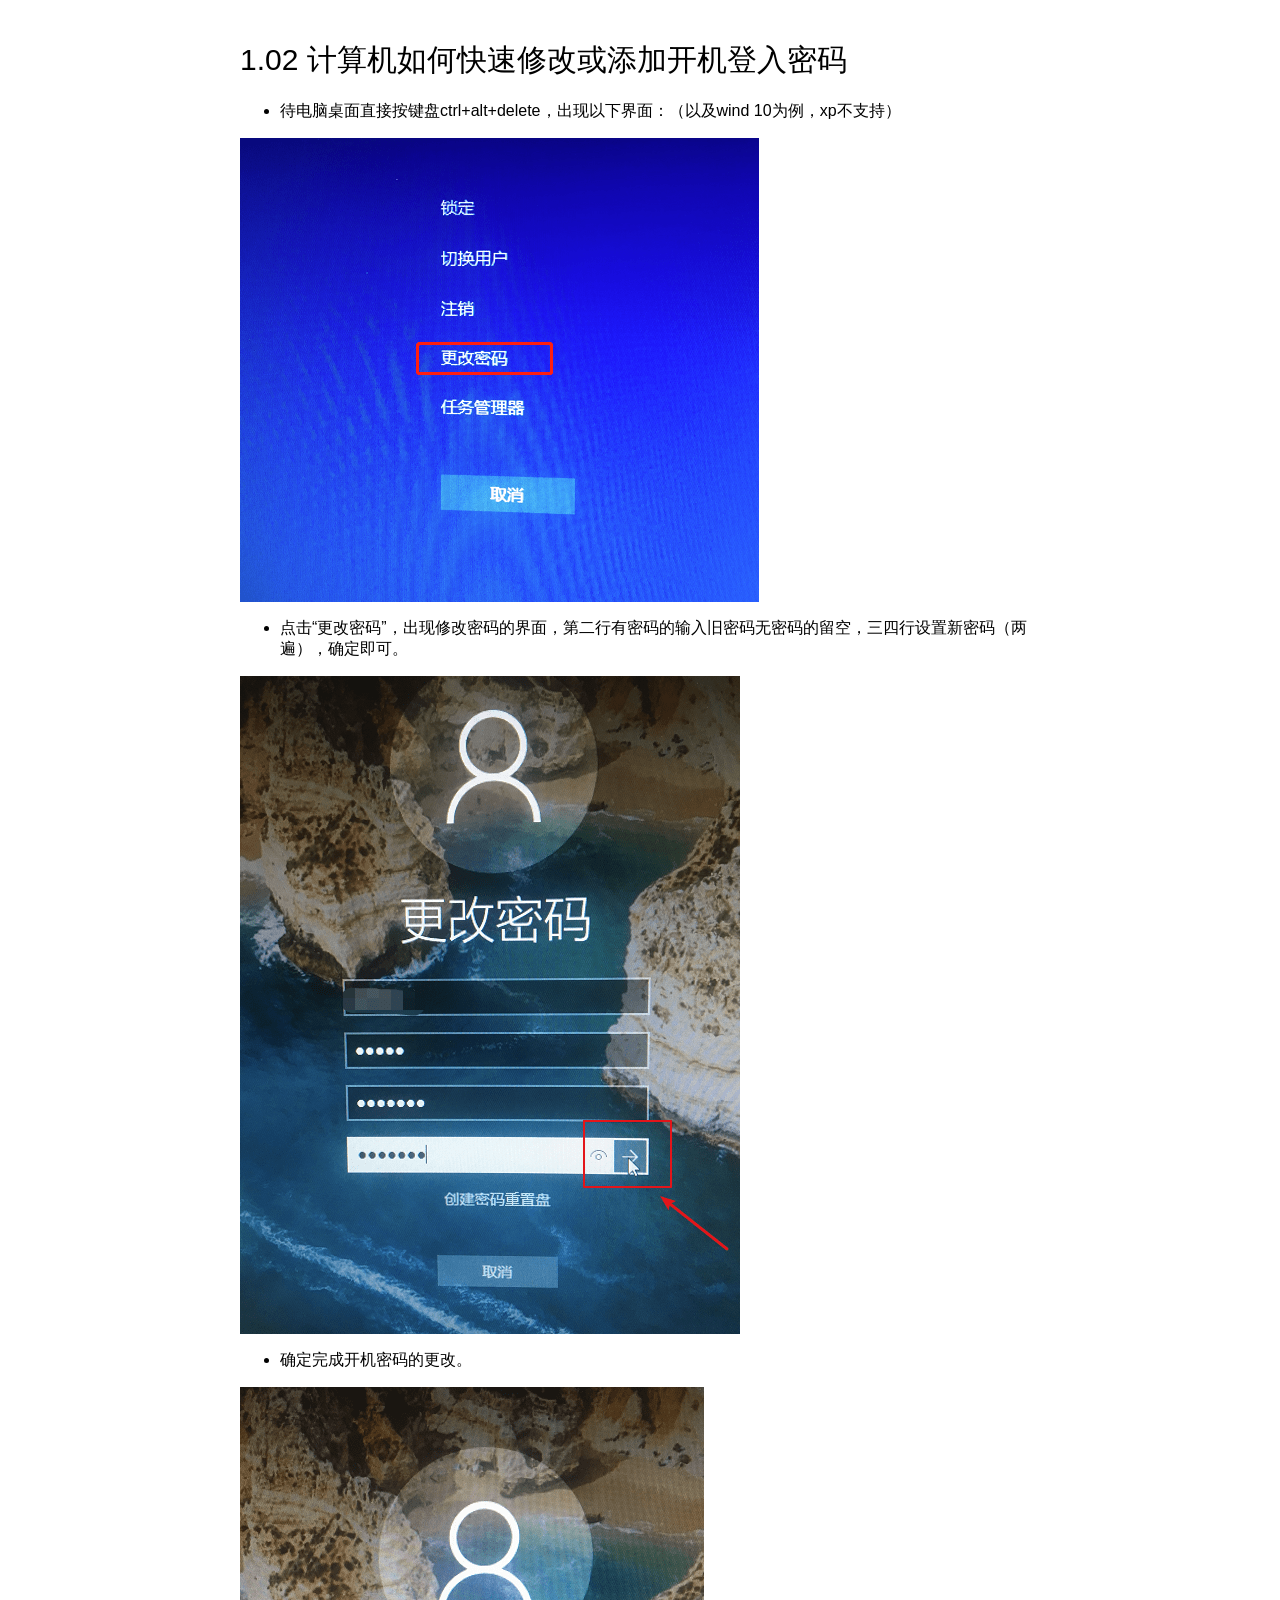
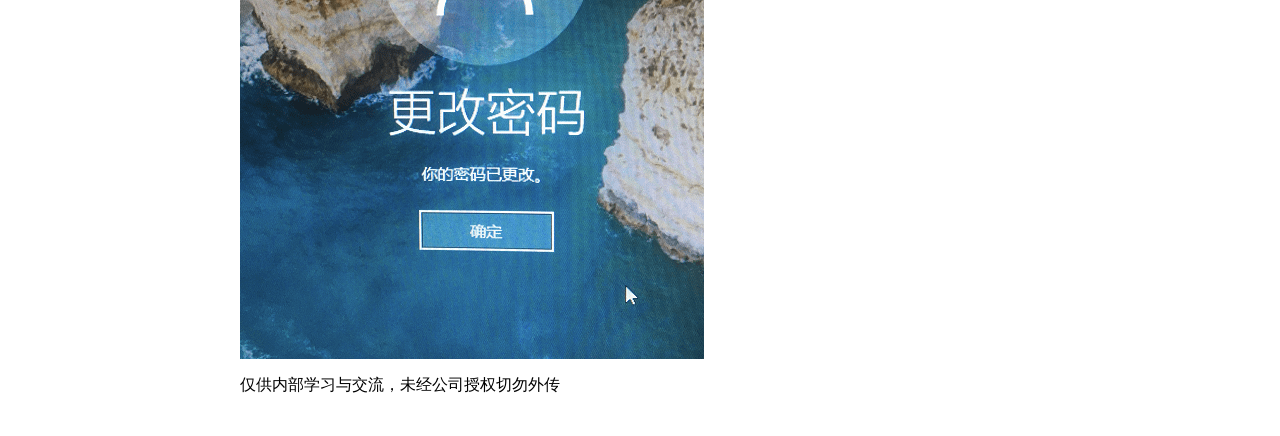
<file: docs/102.html>
<html>
  <head>
    <meta http-equiv="Content-Type" content="text/html; charset=UTF-8" />
    <title>快速修改或添加开机登入密码</title>
    <meta
      name="viewport"
      id="viewport"
      content="width=470,user-scalable=0, target-densitydpi=320"
    />
    <link rel="apple-touch-icon" href="images/logo.png" />
    <link rel="stylesheet" type="text/css" href="../css/zr.css" />
  </head>

  <body>
    <div class="doc-view">
      <div class="print-area">
        <h1 class="title-view long-break">
          1.02 计算机如何快速修改或添加开机登入密码
          <span title="原创文档" class="bg-sprites icon-original"></span>
        </h1>
        <div
          class="mce-content-body no-margin image-viewer no-user-select"
          style="position: relative"
        >
          <div
            class="lmxdzru7oh"
            style="
              width: 100%;
              height: 100%;
              position: absolute;
              z-index: 1;
              left: 0px;
              top: 0px;
              pointer-events: none;
              background-repeat: repeat;
              opacity: 0.1;
              background-size: auto;
              background-position: 130px 10px;
            "
          ></div>
          <ul>
            <li>
              待电脑桌面直接按键盘ctrl+alt+delete，出现以下界面：（以及wind
              10为例，xp不支持）<br />
            </li>
          </ul>

          <p>
            <img
              src="../images/zr/b435600ca54011eabd8c0a58ac131614.png"
              style="
                width: 519px;
                height: 464px;
                background-image: none;
                background-color: transparent;
              "
            />
          </p>

          <ul>
            <li>
              点击“更改密码”，出现修改密码的界面，第二行有密码的输入旧密码无密码的留空，三四行设置新密码（两遍），确定即可。
            </li>
          </ul>

          <p>
            <img
              src="../images/zr/2f89c856a54111eabe750a58ac131d06.png"
              alt=""
              style="
                width: 500px;
                height: 658px;
                background-image: none;
                background-color: transparent;
              "
            />
          </p>

          <ul>
            <li>确定完成开机密码的更改。</li>
          </ul>

          <div
            class="w3tsappue"
            style="
              width: 100%;
              height: 100%;
              position: absolute;
              z-index: 1;
              left: 0px;
              top: 0px;
              pointer-events: none;
              background-repeat: repeat;
              opacity: 0.1;
              background-size: auto;
            "
          ></div>
          <p>
            <img
              src="../images/zr/60262392a54111ea83320a58ac131156.png"
              style="width: 464px; height: 572px"
            />
          </p>
        </div>
      </div>
      <div class="mt-xl doc-meta clearfix">
        <span class="licence-warning secondary font-sm left">
          仅供内部学习与交流，未经公司授权切勿外传
        </span>
      </div>
    </div>
  </body>
</html>
</file>
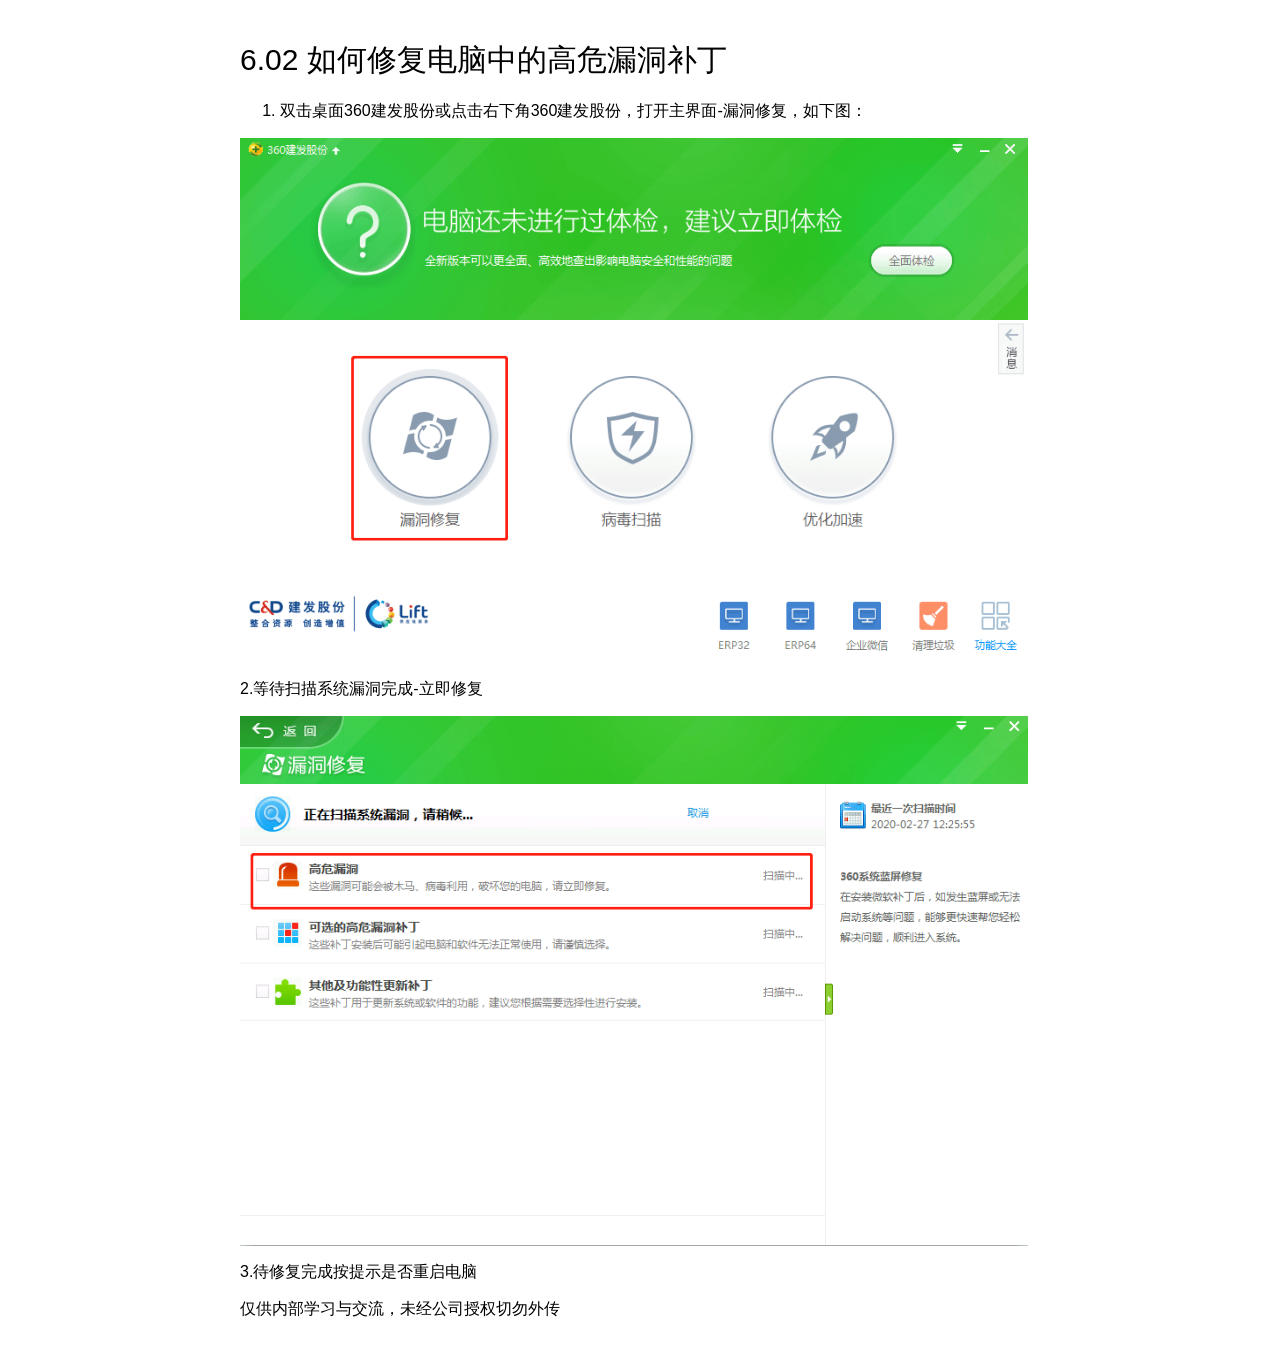
<file: docs/602.html>
<html>
  <head>
    <meta http-equiv="Content-Type" content="text/html; charset=UTF-8" />
    <title>修复高危漏洞</title>
    <meta
      name="viewport"
      id="viewport"
      content="width=470,user-scalable=0, target-densitydpi=320"
    />
    <link rel="apple-touch-icon" href="images/logo.png" />
    <link rel="stylesheet" type="text/css" href="../css/zr.css" />
  </head>

  <body>
    <div class="doc-view">
      <div class="print-area">
        <h1 class="title-view long-break">
          6.02 如何修复电脑中的高危漏洞补丁
          <span title="原创文档" class="bg-sprites icon-original"></span>
        </h1>
        <div
          class="mce-content-body no-margin image-viewer no-user-select"
          style="position: relative"
        >
          <ol>
            <li>
              双击桌面360建发股份或点击右下角360建发股份，打开主界面-漏洞修复，如下图：
            </li>
          </ol>

          <div
            class="r43jra992r"
            style="
              width: 100%;
              height: 100%;
              position: absolute;
              z-index: 1;
              left: 0px;
              top: 0px;
              pointer-events: none;
              background-repeat: repeat;
              opacity: 0.1;
              background-size: auto;
            "
          ></div>
          <p>
            <img
              src="../images/zr/e244519aa53d11eaaa0b0a58ac134108.png"
              style="
                width: 788px;
                height: 525.333px;
                background-image: none;
                background-color: transparent;
              "
            />
          </p>

          <div
            class="vopnv3u94q"
            style="
              width: 100%;
              height: 100%;
              position: absolute;
              z-index: 1;
              left: 0px;
              top: 0px;
              pointer-events: none;
              background-repeat: repeat;
              opacity: 0.1;
              background-size: auto;
              background-position: 130px 10px;
            "
          ></div>
          <p>2.等待扫描系统漏洞完成-立即修复</p>

          <p>
            <img
              style="
                width: 788px;
                height: 529.451px;
                background-image: none;
                background-color: transparent;
              "
              src="../images/zr/27d6ac4ea53e11eab0390a58ac133808.png"
            />
          </p>

          <p>3.待修复完成按提示是否重启电脑</p>
        </div>
      </div>
      <!---->
      <!---->
      <div class="mt-xl doc-meta clearfix">
        <span class="licence-warning secondary font-sm left">
          仅供内部学习与交流，未经公司授权切勿外传
        </span>
      </div>
    </div>
  </body>
</html>
</file>
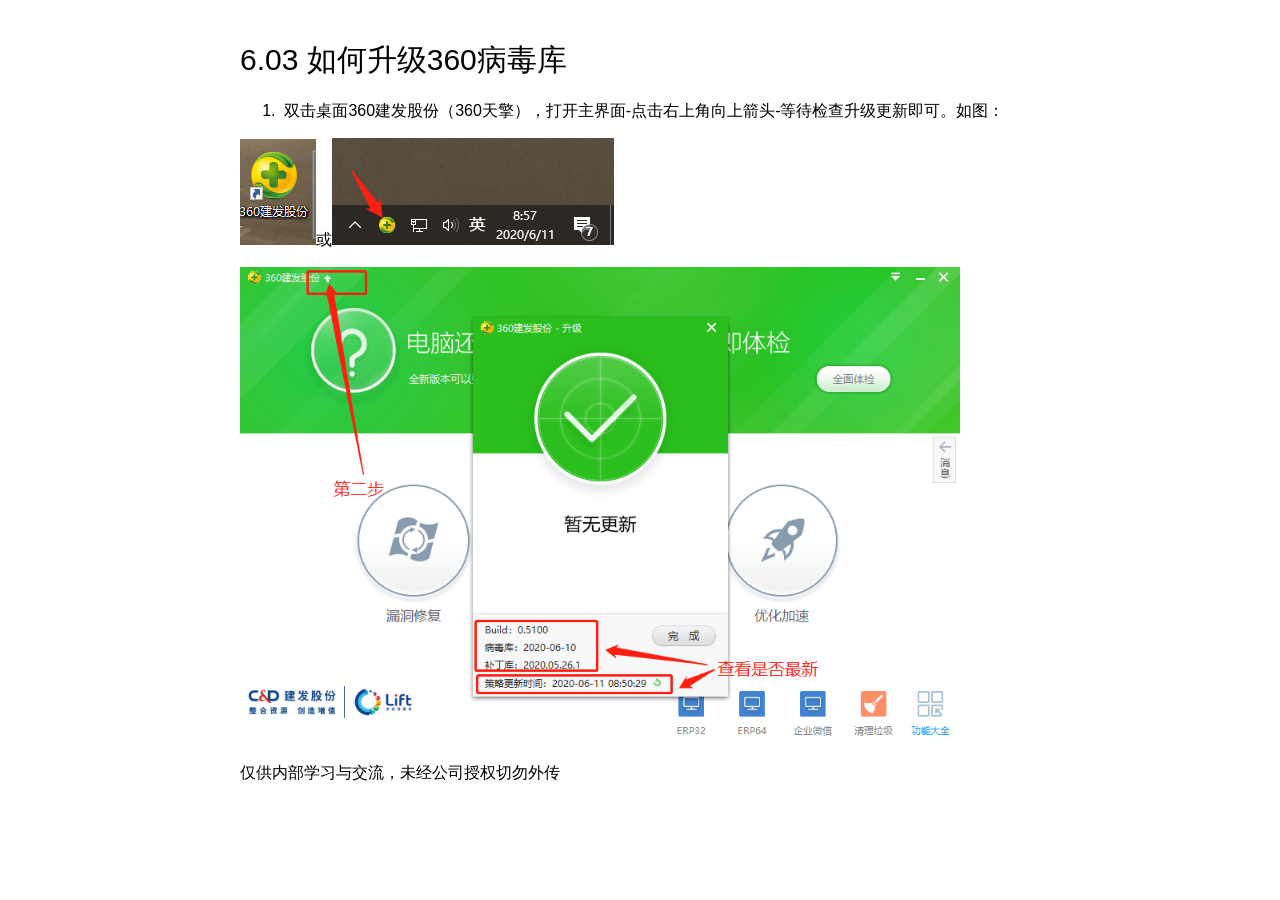
<file: docs/603.html>
<html>
  <head>
    <meta http-equiv="Content-Type" content="text/html; charset=UTF-8" />
    <title>升级病毒库</title>
    <meta
      name="viewport"
      id="viewport"
      content="width=470,user-scalable=0, target-densitydpi=320"
    />
    <link rel="apple-touch-icon" href="images/logo.png" />
    <link rel="stylesheet" type="text/css" href="../css/zr.css" />
  </head>

  <body>
    <div class="doc-view">
      <div class="print-area">
        <h1 class="title-view long-break">
          6.03 如何升级360病毒库
          <span title="原创文档" class="bg-sprites icon-original"></span>
        </h1>
        <div
          class="mce-content-body no-margin image-viewer no-user-select"
          style="position: relative"
        >
          <ol>
            <li>
              &nbsp;双击桌面360建发股份（360天擎），打开主界面-点击右上角向上箭头-等待检查升级更新即可。如图：
            </li>
          </ol>

          <p>
            <img
              style="
                width: 76px;
                height: 106px;
                background-image: none;
                background-color: transparent;
              "
              src="../images/zr/81f75ac0ab7e11ea85910a58ac136045.png"
            />或<img
              style="
                width: 282px;
                height: 107px;
                background-image: none;
                background-color: transparent;
              "
              src="../images/zr/9dd7502eab7e11eaa90e0a58ac133114.png"
            />
          </p>

          <p>
            <img
              style="
                width: 720px;
                height: 480px;
                background-image: none;
                background-color: transparent;
              "
              src="../images/zr/74bba758ab7e11eabe7c0a58ac133114.png"
            />
          </p>
        </div>
      </div>
      <!---->
      <!---->
      <div class="mt-xl doc-meta clearfix">
        <span class="licence-warning secondary font-sm left">
          仅供内部学习与交流，未经公司授权切勿外传
        </span>
      </div>
    </div>
  </body>
</html>
</file>
<file: css/style.css>
body {
	margin: 0px;
	font-family: 'Lato', sans-serif;
	font-weight: 300;
	font-size: 24px;
	background: white;
}

#header {
	width: 100%;
	height: 110px;
	background: #e1e9ed;
	display: -webkit-flex;
	display:         flex;
	-webkit-align-items: center;
			align-items: center;
	-webkit-justify-content: center;
			justify-content: center;
	margin-bottom: 25px;
}

#face {
	width: 100%;
	height: 115px;
	object-fit: cover; 
}

.content {
	padding-top: 25px;
}

.grid {
	width: 1152px;
	margin: 0px auto;
	clear: both;
}

.wrapper {
	width: 264px;
	display: inline-flex;
	flex-direction: column;
}

.button-wrapper  {
	width: 240px;
	margin: 0 24px;
	display: flex;
	flex-direction: row;
	justify-content: space-between;
}

.button {
	display: flex;
	justify-content: center;
	align-items: center;
	width: 100px;
	border: 1px solid #408CDA;
	border-radius: 4px;
	color: #408CDA;
	font-size: 16px;
}

.button:hover {
	background-color: #edf8ff;
}

img {
	border: none;
}

#footer {
	width: 100%;
	clear: both;
	font-size: 12px;
	font-weight: 400;
	color: #c3d2d9;
	display: -webkit-flex;
	display:         flex;
	-webkit-align-items: center;
			align-items: center;
	-webkit-justify-content: center;
			justify-content: center;
}

#copy {
	height: 16px;
	padding-top: 24px;
	padding-bottom: 96px;
	margin: auto;
	text-align: center;
}

a {
	color: #0089c9;
	text-decoration: none;
}

@media screen and (max-width: 863px) {
   .grid {
        width: 576px;
    }
}

@media screen and (min-width: 864px) and (max-width: 1152px) {
   .grid {
        width: 864px;
    }
}

@media screen and (min-width: 1152px) {
   .grid {
        width: 1152px;
    }
}
</file>
<file: css/atvImg.css>
.atvImg {
	width: 240px;
	height: 144px;
	border-radius: 8px;
	transform-style: preserve-3d;
	-webkit-tap-highlight-color: rgba(#000,0);
	
	margin: 24px 24px 16px;
	display: inline-block;
	float: left;
}

.atvImg img {
	width: 240px;
	height: 144px;
	border-radius: 8px;
	box-shadow: 0 2px 8px rgba(14,21,47,0.25);
}

.atvImg-container {
	position: relative;
	width: 100%;
	height: 100%;
	border-radius: 8px;
	transition: all 0.25s ease-out;
}


.atvImg-container.over .atvImg-shadow {
	box-shadow: 0 16px 32px rgba(14,21,47,0.25), 0 8px 8px rgba(14,21,47,0.25);
}

.atvImg-layers {
	position: relative;
	width: 100%;
	height: 100%;
	border-radius: 8px;
	overflow: hidden;
	transform-style: preserve-3d;
}

.atvImg-rendered-layer {
	position: absolute;
	/* changed from 104% to 100% and -2% to 0% respectively,
	but not sure how to change these on hover */
	width: 100%;
	height: 100%;
	top: 0%; 
	left: 0%;
	background-repeat: no-repeat;
	background-position: center;
	background-color: transparent;
	background-size: cover;
	transition: all 0.125s ease-out;
}

.atvImg-shadow {
	position: absolute;
	top: 5%; 
	left: 5%;
	width: 90%;
	height: 90%;
	transition: all 0.25s ease-out;
	box-shadow: 0 0px 0px rgba(14,21,47,0);
}
/*
.atvImg-shine {
	position: absolute;
	top: 0; 
	left: 0; 
	right: 0; 
	bottom: 0;
	border-radius: 8px;
	background: linear-gradient(180deg, rgba(255,255,255,0) 0%,rgba(255,255,255,0) 80%);
	background: radial-gradient(72px circle at 100px 40px, rgba(255,255,255,1) 0%, rgba(255,255,255,0) 60%, rgba(255,255,255,0) 100%);
}
*/
</file>
<file: css/zr.css>
body {
  font-family: 'Helvetica Neue', Helvetica, Tahoma, Arial, 'Microsoft YaHei',
    'PingFang SC', sans-serif;
  font-weight: 400;
  white-space: normal;
  width: 800px;
  margin: 40px auto;
}

h1 {
  font-size: 30px;
  font-weight: 400;
}

a:link,
a:visited {
  text-decoration: underline;
  color: #369;
}
</file>
